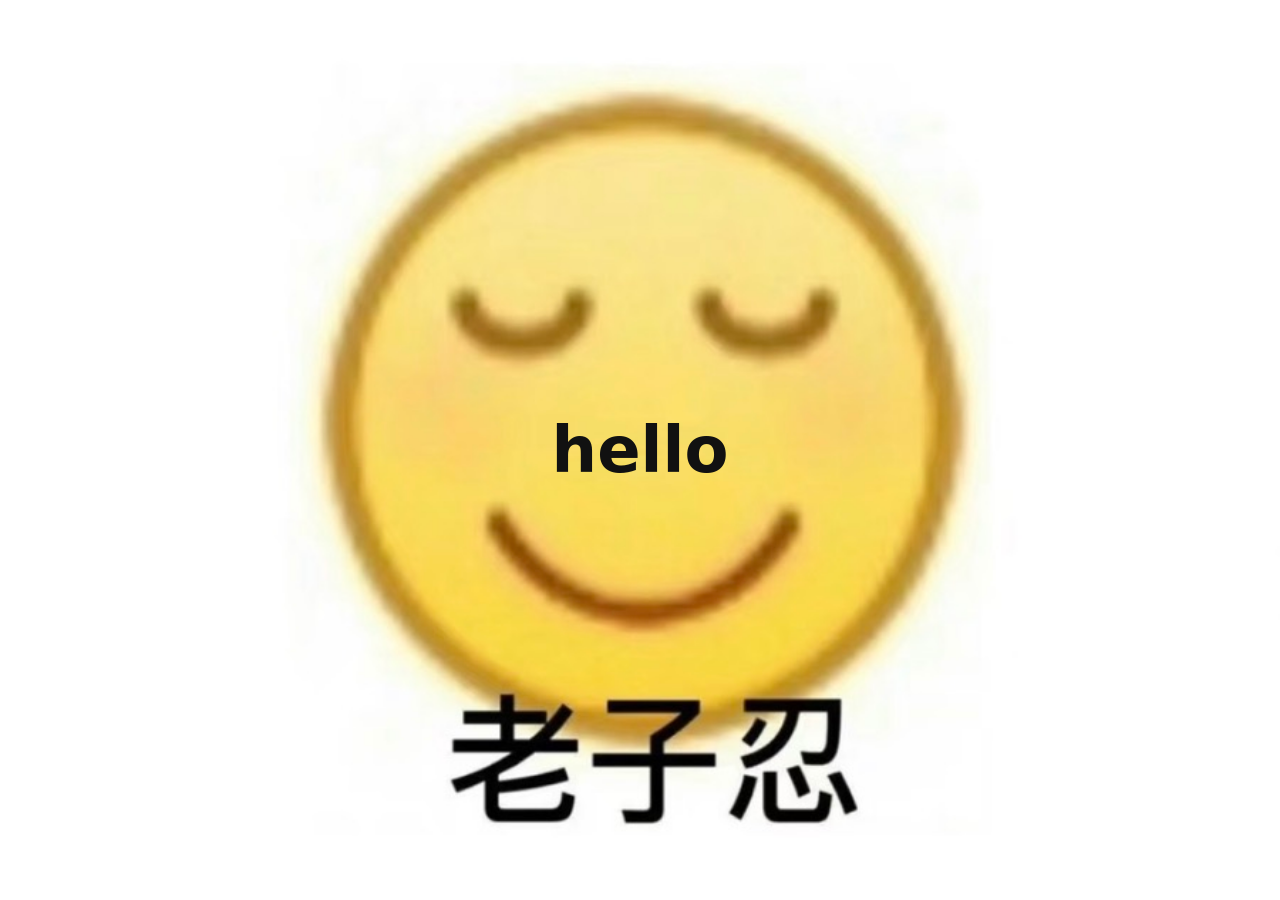
<file: index.html>
<!DOCTYPE html>
<html lang="en">
<head>
  <meta charset="UTF-8">
  <meta name="viewport" content="width=device-width, initial-scale=1.0">
  <title>Hello</title>
  <style>
    body {
      margin: 0;
      min-height: 100vh;
      display: flex;
      align-items: center;
      justify-content: center;
      font-family: system-ui, sans-serif;
      background-color: #ffffff;
      background-image: url("./E66AC116-1F0F-4AA5-99C5-CA43EFF0B7FB_1_105_c.jpeg");
      background-size: cover;
      background-position: center;
      background-repeat: no-repeat;
      color: #111111;
    }
    h1 {
      font-size: 4rem;
    }
  </style>
</head>
<body>
  <h1>hello</h1>
</body>
</html>
</file>
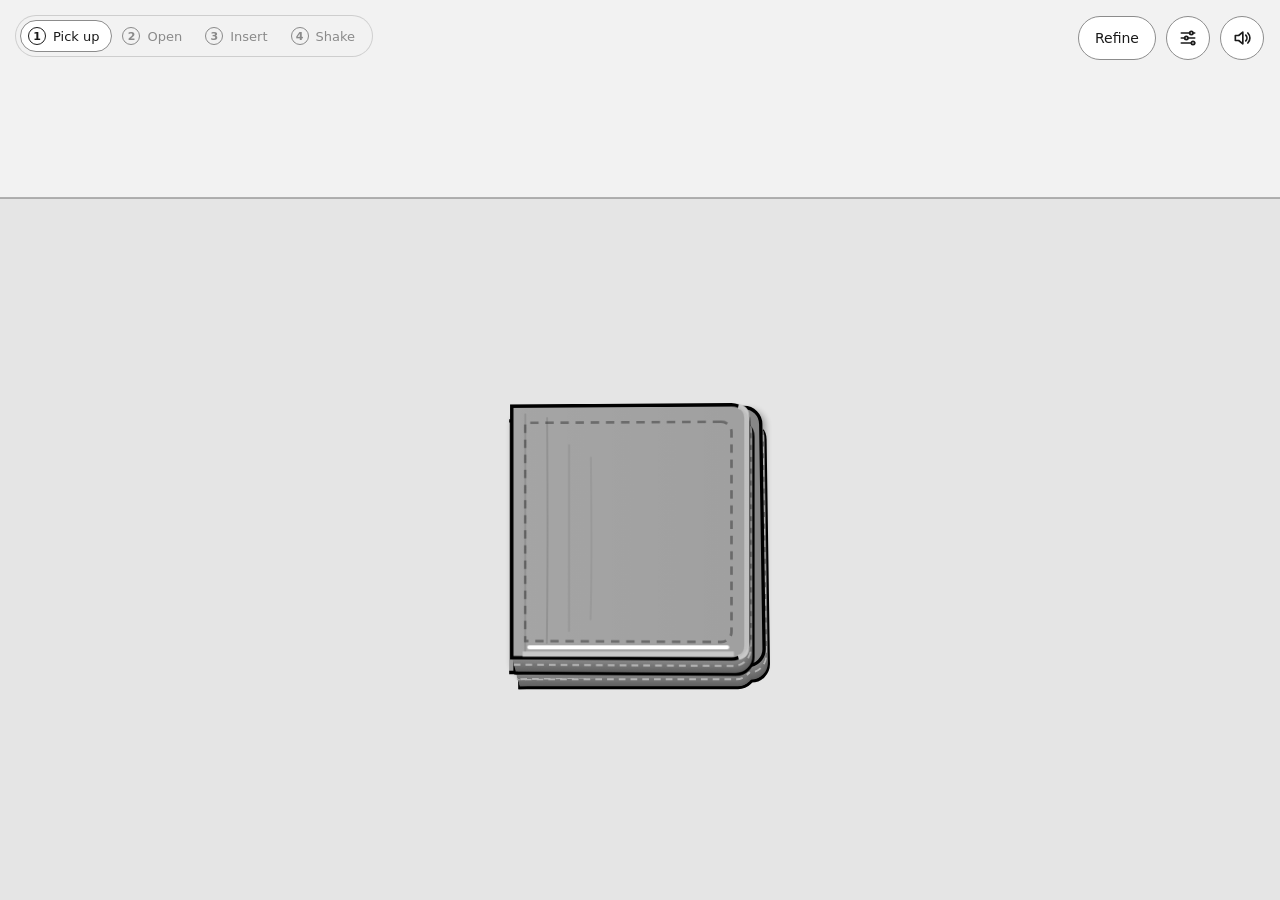
<file: docs/index.html>
<!DOCTYPE html>
<html lang="en">
<head>
<meta charset="utf-8">
<meta name="viewport" content="width=device-width, initial-scale=1, viewport-fit=cover">
<title>Wallet to Chips</title>
<meta name="description" content="A four-step interaction sequence: pick up a wallet, open it, insert a coin into a vending machine and shake loose the stuck chips.">
<link rel="stylesheet" href="css/style.css">
</head>
<body>

<!-- Shared art: the coin (from insert-the-coin), used by the wallet's coins and by the coin in hand -->
<svg class="defs" width="0" height="0" aria-hidden="true" focusable="false">
  <defs>
    <radialGradient id="c-face" cx="40%" cy="35%" r="70%"><stop offset="0%" stop-color="#f2f2f2"/><stop offset="55%" stop-color="#c4c4c4"/><stop offset="100%" stop-color="#8c8c8c"/></radialGradient>
    <linearGradient id="c-rim" x1="0" y1="0" x2="1" y2="1"><stop offset="0%" stop-color="#e6e6e6"/><stop offset="50%" stop-color="#a6a6a6"/><stop offset="100%" stop-color="#6e6e6e"/></linearGradient>
    <linearGradient id="c-inner" x1="1" y1="1" x2="0" y2="0"><stop offset="0%" stop-color="#d9d9d9"/><stop offset="100%" stop-color="#9a9a9a"/></linearGradient>
    <g id="coinArt" transform="translate(-200 -200)">
      <circle cx="200" cy="200" r="150" fill="url(#c-rim)" stroke="#000" stroke-width="4"/>
      <circle cx="200" cy="200" r="128" fill="url(#c-inner)" stroke="#555" stroke-width="1.5"/>
      <circle cx="200" cy="200" r="120" fill="url(#c-face)" stroke="#777" stroke-width="1"/>
      <circle cx="200" cy="200" r="70" fill="none" stroke="#9e9e9e" stroke-width="2" opacity="0.6"/>
      <ellipse cx="160" cy="150" rx="50" ry="28" fill="#ffffff" opacity="0.35" transform="rotate(-35 160 150)"/>
    </g>
  </defs>
</svg>

<div id="app" class="step-1">

  <!-- ============ WORLD: ground + vending machine. The camera is this SVG's viewBox. ============ -->
  <svg id="world" preserveAspectRatio="none" aria-hidden="false" aria-label="The ground, and a vending machine with a bag of chips stuck behind the glass">
    <defs>
      <g id="bagArt" transform="translate(-150,-200)"><g stroke="#000000" stroke-width="3" stroke-linejoin="round" stroke-linecap="round">
        <path d="M70,62 L64,90 L60,120 L57,150 L58,180 L55,210 L57,240 L60,270 L63,300 L70,338
                 L230,338 L237,300 L240,270 L243,240 L245,210 L242,180 L243,150 L240,120 L236,90 L230,62 Z"
              fill="#bdbdbd"/>
        <path d="M95,75 L88,140 L86,210 L90,280 L98,325 L112,325 L106,270 L103,210 L105,140 L110,75 Z"
              fill="#d9d9d9" stroke="none"/>
        <path d="M70,62 L70,44 L80,36 L90,44 L100,36 L110,44 L120,36 L130,44 L140,36 L150,44
                 L160,36 L170,44 L180,36 L190,44 L200,36 L210,44 L220,36 L230,44 L230,62 Z"
              fill="#9a9a9a"/>
        <line x1="74" y1="51" x2="226" y2="51" stroke-width="2"/>
        <line x1="74" y1="57" x2="226" y2="57" stroke-width="2"/>
        <path d="M70,338 L70,356 L80,364 L90,356 L100,364 L110,356 L120,364 L130,356 L140,364 L150,356
                 L160,364 L170,356 L180,364 L190,356 L200,364 L210,356 L220,364 L230,356 L230,338 Z"
              fill="#9a9a9a"/>
        <line x1="74" y1="343" x2="226" y2="343" stroke-width="2"/>
        <line x1="74" y1="349" x2="226" y2="349" stroke-width="2"/>
        <text x="150" y="218" text-anchor="middle" font-family="Arial Black, Arial, Helvetica, sans-serif"
              font-size="44" font-weight="900" fill="#4a4a4a" stroke="#000000" stroke-width="1.5">CHIPS</text>
        <g fill="none" stroke-width="2">
          <path d="M82,80 Q108,98 100,128"/>
          <path d="M218,82 Q200,100 210,122"/>
          <path d="M72,250 Q94,262 88,290"/>
          <path d="M226,270 Q204,288 214,318"/>
          <path d="M150,66 L146,90"/>
        </g>
      </g></g>
      <clipPath id="windowClip" clipPathUnits="userSpaceOnUse"><rect x="86.5" y="71.5" width="177" height="377"/></clipPath>
      <clipPath id="openingClip" clipPathUnits="userSpaceOnUse"><rect x="99.4" y="470.2" width="150.8" height="60.4"/></clipPath>
      <linearGradient id="vmPitchGrad" x1="0" y1="0" x2="0" y2="1"><stop offset="0" stop-color="#000" stop-opacity="1"/><stop offset="1" stop-color="#000" stop-opacity="0"/></linearGradient>
      <linearGradient id="sp-panel" x1="0" y1="0" x2="0" y2="1"><stop offset="0%" stop-color="#d4d4d4"/><stop offset="100%" stop-color="#a8a8a8"/></linearGradient>
      <linearGradient id="sp-plate" x1="0" y1="0" x2="0" y2="1"><stop offset="0%" stop-color="#e8e8e8"/><stop offset="100%" stop-color="#b5b5b5"/></linearGradient>
      <linearGradient id="sp-opening" x1="0" y1="0" x2="0" y2="1"><stop offset="0%" stop-color="#111111"/><stop offset="100%" stop-color="#3a3a3a"/></linearGradient>
    </defs>

    <rect id="groundFill" x="-6000" y="566" width="12000" height="6000"/>
    <ellipse id="vmFloorShadow" cx="200" cy="569" rx="150" ry="2" fill="#000" opacity="0"/>
    <line id="horizon" x1="-6000" y1="566" x2="6000" y2="566" stroke-width="1.5" vector-effect="non-scaling-stroke"/>

    <!-- Vending machine (from shake-the-vending-machine). Its coin slot is the insert-the-coin slot panel, scaled into place. -->
    <g id="machine" tabindex="-1" role="button" aria-label="Vending machine. Hold and move left and right to shake it, or up and down to tilt it forward and back. Arrow keys work too.">
      <rect class="focus-ring" x="48" y="18" width="304" height="560" rx="14" fill="none" stroke="var(--line)" stroke-width="2" stroke-dasharray="6 6"/>
      <g id="vmArt"><g stroke="#000000" stroke-width="3" stroke-linejoin="round">
        <rect x="80" y="548" width="40" height="18" fill="#555555"/>
        <rect x="280" y="548" width="40" height="18" fill="#555555"/>
        <rect x="60" y="30" width="280" height="520" rx="8" fill="#bdbdbd"/>
        <rect x="85" y="70" width="180" height="380" fill="#ececec"/>
        <rect x="95" y="96" width="40" height="44" fill="#808080"/>
        <rect x="155" y="96" width="40" height="44" fill="#a6a6a6"/>
        <rect x="215" y="96" width="40" height="44" fill="#5e5e5e"/>
        <rect x="85" y="140" width="180" height="6" fill="#4a4a4a"/>
        <rect x="95" y="172" width="40" height="44" fill="#a6a6a6"/>
        <rect x="155" y="172" width="40" height="44" fill="#5e5e5e"/>
        <rect x="215" y="172" width="40" height="44" fill="#808080"/>
        <rect x="85" y="216" width="180" height="6" fill="#4a4a4a"/>
        <rect x="95" y="248" width="40" height="44" fill="#5e5e5e"/>
        <rect x="155" y="248" width="40" height="44" fill="#808080"/>
        <rect x="215" y="248" width="40" height="44" fill="#a6a6a6"/>
        <rect x="85" y="292" width="180" height="6" fill="#4a4a4a"/>
        <rect x="95" y="324" width="40" height="44" fill="#808080"/>
        <rect x="155" y="324" width="40" height="44" fill="#a6a6a6"/>
        <rect x="215" y="324" width="40" height="44" fill="#5e5e5e"/>
        <rect x="85" y="368" width="180" height="6" fill="#4a4a4a"/>
        <rect x="95" y="400" width="40" height="44" fill="#a6a6a6"/>
        <rect x="155" y="400" width="40" height="44" fill="#5e5e5e"/>
        <rect x="215" y="400" width="40" height="44" fill="#808080"/>
        <rect x="280" y="70" width="45" height="380" fill="#9e9e9e"/>
        <rect x="287" y="82" width="31" height="18" fill="#555555"/>
        <g stroke-width="2" fill="#e0e0e0">
          <rect x="288" y="115" width="8" height="8"/>
          <rect x="299" y="115" width="8" height="8"/>
          <rect x="310" y="115" width="8" height="8"/>
          <rect x="288" y="126" width="8" height="8"/>
          <rect x="299" y="126" width="8" height="8"/>
          <rect x="310" y="126" width="8" height="8"/>
          <rect x="288" y="137" width="8" height="8"/>
          <rect x="299" y="137" width="8" height="8"/>
          <rect x="310" y="137" width="8" height="8"/>
          <rect x="288" y="148" width="8" height="8"/>
          <rect x="299" y="148" width="8" height="8"/>
          <rect x="310" y="148" width="8" height="8"/>
        </g>
        <rect x="289" y="222" width="27" height="6" fill="#333333"/>
        <rect x="292" y="400" width="21" height="30" fill="#707070"/>
        <rect x="85" y="470" width="180" height="55" fill="#8a8a8a"/>
        <line x1="140" y1="484" x2="210" y2="484" stroke-width="4" stroke-linecap="round"/>
      </g></g>

      <!-- Coin slot panel (insert-the-coin art, 240x260 units scaled to 39x42 machine units) -->
      <g id="slotPanel" transform="translate(302.5 193) scale(0.1625) translate(-200 -200)">
        <g id="slotDip">
          <rect x="80" y="70" width="240" height="260" rx="10" fill="url(#sp-panel)" stroke="#000" stroke-width="4"/>
          <rect id="slotPlate" x="160" y="120" width="80" height="160" rx="8" fill="url(#sp-plate)" stroke="#000" stroke-width="3"/>
          <rect id="slotOutline" x="168" y="128" width="64" height="144" rx="5" fill="none" stroke="#8a8a8a" stroke-width="1.5"/>
          <rect x="192" y="145" width="16" height="110" rx="8" fill="url(#sp-opening)" stroke="#000" stroke-width="3"/>
          <rect id="slotGlint" x="193.5" y="146.5" width="13" height="107" rx="6.5" fill="#ffffff" opacity="0"/>
          <line id="slotLip" x1="212" y1="153" x2="212" y2="247" stroke="#ffffff" stroke-width="2" opacity="0.6" stroke-linecap="round"/>
        </g>
      </g>

      <g clip-path="url(#windowClip)">
        <use id="bagStuck" href="#bagArt"/>
      </g>
      <g id="tray" transform="translate(58.8,430.8) scale(0.58)"><g stroke="#000000" stroke-width="3" stroke-linejoin="round" stroke-linecap="round">
        <rect x="40" y="40" width="320" height="160" rx="6" fill="#bdbdbd"/>
        <rect x="70" y="68" width="260" height="104" fill="#3a3a3a"/>
        <polygon points="70,172 330,172 312,146 88,146" fill="#6e6e6e"/>
        <line x1="70" y1="68" x2="88" y2="146" stroke-width="2"/>
        <line x1="330" y1="68" x2="312" y2="146" stroke-width="2"/>
      </g></g>
      <g clip-path="url(#openingClip)">
        <use id="bagTray" href="#bagArt" visibility="hidden"/>
      </g>
      <g id="trayFront" transform="translate(58.8,430.8) scale(0.58)"><g stroke="#000000" stroke-width="3" stroke-linejoin="round" stroke-linecap="round">
        <rect x="70" y="68" width="260" height="52" fill="#8f8f8f"/>
        <line x1="160" y1="108" x2="240" y2="108" stroke-width="4"/>
        <rect x="60" y="172" width="280" height="14" rx="3" fill="#9a9a9a"/>
      </g></g>
      <!-- forward/backward tilt shading (drawn over the cabinet face) -->
      <rect id="vmPitchShade" x="60" y="30" width="280" height="520" rx="8" fill="url(#vmPitchGrad)" opacity="0" pointer-events="none"/>
    </g>
  </svg>

  <!-- ============ WALLET (from open-the-wallet). Held in screen space: on the ground, then in hand. ============ -->
  <div id="walletPose">
    <div id="wShadow"></div>
    <div id="walletTilt" tabindex="0" role="button" aria-label="Wallet">
      <div id="wstage">
        <svg id="base" viewBox="0 0 400 260" aria-hidden="true">
          <defs>
            <clipPath id="rightHalf"><rect x="196" y="0" width="210" height="260"/></clipPath>
          </defs>
          <rect x="60" y="60" width="280" height="150" rx="10" ry="10" fill="#9a9a9a" stroke="#000" stroke-width="2" clip-path="url(#rightHalf)"/>
          <path id="flapShadow" d="M200 64 L338 60 L340 208 L200 208 Z" fill="#7a7a7a"/>
          <path d="M200 60 L336 52 A10 10 0 0 1 346 62 L348 196 A10 10 0 0 1 338 206 L200 210 Z"
                fill="#d6d6d6" stroke="#000" stroke-width="2" stroke-linejoin="round"/>
          <path d="M208 67 L332 60 A6 6 0 0 1 338 66 L340 192 A6 6 0 0 1 334 198 L208 201 Z"
                fill="none" stroke="#7a7a7a" stroke-width="1.5" stroke-dasharray="5 4" stroke-linejoin="round"/>

          <!-- The three coins, tucked into the right-hand pocket -->
          <g id="coins">
            <g class="wcoin" data-tilt="-14" aria-label="Coin" transform="translate(237 112) rotate(-14) scale(0.43 0.36)">
              <ellipse cx="5" cy="10" rx="62" ry="62" fill="#000" opacity="0.18"/>
              <g class="coin" style="animation-delay:.06s"><use href="#coinArt" transform="scale(0.4133)"/></g>
              <circle class="coinRing" r="80" fill="none" stroke-width="5" stroke-dasharray="14 12"/>
            </g>
            <g class="wcoin" data-tilt="11" aria-label="Coin" transform="translate(306 99) rotate(11) scale(0.41 0.39)">
              <ellipse cx="-4" cy="9" rx="62" ry="62" fill="#000" opacity="0.18"/>
              <g class="coin" style="animation-delay:.14s"><use href="#coinArt" transform="scale(0.4133)"/></g>
              <circle class="coinRing" r="80" fill="none" stroke-width="5" stroke-dasharray="14 12"/>
            </g>
            <g class="wcoin" data-tilt="-4" aria-label="Coin" transform="translate(268 116) rotate(-4) scale(0.45 0.42)">
              <ellipse cx="3" cy="10" rx="62" ry="62" fill="#000" opacity="0.2"/>
              <g class="coin" style="animation-delay:0s"><use href="#coinArt" transform="scale(0.4133)"/></g>
              <circle class="coinRing" r="80" fill="none" stroke-width="5" stroke-dasharray="14 12"/>
            </g>
          </g>

          <path d="M210 125 Q272 114 334 121 L336 194 L210 197 Z" fill="#c6c6c6" stroke="#000" stroke-width="1.5" stroke-linejoin="round"/>
          <path d="M210 158 Q272 148 335 154 L336 194 L210 197 Z" fill="#b6b6b6" stroke="#000" stroke-width="1.5" stroke-linejoin="round"/>

          <path id="innerShade" d="M200 60 L336 52 A10 10 0 0 1 346 62 L348 196 A10 10 0 0 1 338 206 L200 210 Z" fill="#000" opacity="0.35"/>

          <line x1="200" y1="60" x2="200" y2="210" stroke="#000" stroke-width="3"/>
          <path id="foldInner" d="M204 62 L204 208" fill="none" stroke="#8a8a8a" stroke-width="2"/>
        </svg>

        <div id="coverWrap">
          <div id="cover">
            <div class="face" id="inner">
              <svg viewBox="0 0 400 260" aria-hidden="true">
                <defs>
                  <linearGradient id="shadeIn" x1="200" y1="0" x2="60" y2="0" gradientUnits="userSpaceOnUse">
                    <stop offset="0" stop-color="#000" stop-opacity="0.15"/>
                    <stop offset="1" stop-color="#000" stop-opacity="0.75"/>
                  </linearGradient>
                </defs>
                <path class="hit" d="M70 60 H200 V210 H70 A10 10 0 0 1 60 200 V70 A10 10 0 0 1 70 60 Z"
                      fill="#c4c4c4" stroke="#000" stroke-width="2"/>
                <path d="M76 70 H192 V200 H76 A6 6 0 0 1 70 194 V76 A6 6 0 0 1 76 70 Z"
                      fill="none" stroke="#6e6e6e" stroke-width="1.5" stroke-dasharray="5 4"/>
                <path d="M78 110 Q134 100 190 110 V198 H78 Z" fill="#b8b8b8" stroke="#000" stroke-width="1.5"/>
                <path d="M78 135 Q134 125 190 135 V198 H78 Z" fill="#ababab" stroke="#000" stroke-width="1.5"/>
                <path d="M78 160 Q134 150 190 160 V198 H78 Z" fill="#9e9e9e" stroke="#000" stroke-width="1.5"/>
                <g id="creasesIn" fill="none" stroke="#000" stroke-linecap="round"></g>
                <path id="shadeInRect" d="M70 60 H200 V210 H70 A10 10 0 0 1 60 200 V70 A10 10 0 0 1 70 60 Z"
                      fill="url(#shadeIn)" opacity="0" pointer-events="none"/>
              </svg>
            </div>
            <div class="face" id="outer">
              <svg viewBox="0 0 400 260" aria-hidden="true">
                <defs>
                  <linearGradient id="shadeOut" x1="200" y1="0" x2="340" y2="0" gradientUnits="userSpaceOnUse">
                    <stop offset="0" stop-color="#000" stop-opacity="0.15"/>
                    <stop offset="1" stop-color="#000" stop-opacity="0.75"/>
                  </linearGradient>
                </defs>
                <g transform="translate(400 0) scale(-1 1)">
                  <path class="hit" d="M70 60 H200 V210 H70 A10 10 0 0 1 60 200 V70 A10 10 0 0 1 70 60 Z"
                        fill="#a6a6a6" stroke="#000" stroke-width="2"/>
                  <path d="M76 70 H192 V200 H76 A6 6 0 0 1 70 194 V76 A6 6 0 0 1 76 70 Z"
                        fill="none" stroke="#6e6e6e" stroke-width="1.5" stroke-dasharray="5 4"/>
                </g>
                <path d="M334 61 Q339 62 339 68 V202 Q339 208 334 209" fill="none" stroke="#c8c8c8" stroke-width="3" pointer-events="none"/>
                <path id="edgeGlow" d="M333 64 V206" fill="none" stroke="#ffffff" stroke-width="2.5" stroke-linecap="round" pointer-events="none"/>
                <g id="creasesOut" fill="none" stroke="#000" stroke-linecap="round"></g>
                <path id="shadeOutRect" d="M330 60 H200 V210 H330 A10 10 0 0 0 340 200 V70 A10 10 0 0 0 330 60 Z"
                      fill="url(#shadeOut)" opacity="0" pointer-events="none"/>
                <rect class="hit" x="300" y="56" width="50" height="158" fill="transparent"/>
              </svg>
            </div>
          </div>
        </div>

        <!-- Pick-up signifier + grab strip along the near (bottom) edge of the closed wallet -->
        <svg id="overlay" viewBox="0 0 400 260" aria-hidden="true">
          <path d="M204 199 H330" fill="none" stroke="#c8c8c8" stroke-width="3" pointer-events="none"/>
          <path id="pickGlow" d="M208 195 H326" fill="none" stroke="#ffffff" stroke-width="2.5" stroke-linecap="round"/>
          <rect id="pickHit" x="190" y="112" width="170" height="122" fill="transparent"/>
          <rect class="wring wring-closed" x="186" y="40" width="174" height="186" rx="12" fill="none" stroke-width="1.5" stroke-dasharray="6 6"/>
          <rect class="wring wring-open" x="48" y="40" width="312" height="186" rx="12" fill="none" stroke-width="1.5" stroke-dasharray="6 6"/>
        </svg>
      </div>
    </div>
  </div>

  <!-- ============ COIN IN HAND (from insert-the-coin) ============ -->
  <div id="coin" aria-hidden="true">
    <div class="face">
      <svg viewBox="-152 -152 304 304"><use href="#coinArt"/></svg>
    </div>
  </div>

  <!-- ============ UI ============ -->
  <ol id="progress" aria-label="Progress">
    <li data-step="1"><span class="n">1</span><span class="t">Pick up</span></li>
    <li data-step="2"><span class="n">2</span><span class="t">Open</span></li>
    <li data-step="3"><span class="n">3</span><span class="t">Insert</span></li>
    <li data-step="4"><span class="n">4</span><span class="t">Shake</span></li>
  </ol>

  <div class="controls">
    <button id="refineBtn" class="ctrl ctrl-wide" type="button" aria-expanded="false" aria-controls="refine">Refine</button>
    <button id="toolsBtn" class="ctrl" type="button" aria-label="Tools" aria-expanded="false" aria-controls="tools">
      <svg width="20" height="20" viewBox="0 0 24 24" fill="none" stroke="currentColor" stroke-width="2" stroke-linecap="round" stroke-linejoin="round" aria-hidden="true">
        <path d="M4 6h10"/><path d="M18 6h2"/><circle cx="16" cy="6" r="2"/>
        <path d="M4 12h4"/><path d="M12 12h8"/><circle cx="10" cy="12" r="2"/>
        <path d="M4 18h12"/><path d="M20 18h0"/><circle cx="18" cy="18" r="2"/>
      </svg>
    </button>
    <button id="sound" class="ctrl" type="button" aria-label="Mute sound" aria-pressed="false">
      <svg class="on" width="20" height="20" viewBox="0 0 24 24" fill="none" stroke="currentColor" stroke-width="2" stroke-linecap="round" stroke-linejoin="round" aria-hidden="true">
        <path d="M4 9v6h4l5 4V5L8 9H4z"/><path d="M16.5 8.5a5 5 0 0 1 0 7"/><path d="M19 6a8.5 8.5 0 0 1 0 12"/>
      </svg>
      <svg class="off" width="20" height="20" viewBox="0 0 24 24" fill="none" stroke="currentColor" stroke-width="2" stroke-linecap="round" stroke-linejoin="round" aria-hidden="true">
        <path d="M4 9v6h4l5 4V5L8 9H4z"/><path d="M17 9l5 6"/><path d="M22 9l-5 6"/>
      </svg>
    </button>
  </div>

  <!-- Tool panel: live design controls (does not touch the interactions) -->
  <div id="tools" class="tools" role="dialog" aria-label="Tools" hidden>
    <div class="tools-title">Tools</div>
    <div class="tools-row">
      <label for="bgColor">Background</label>
      <input type="color" id="bgColor" value="#f2f2f2">
      <output id="bgHex" for="bgColor">#F2F2F2</output>
    </div>
    <button id="bgReset" class="tools-reset" type="button">Reset to theme color</button>
  </div>

  <!-- Refinement panel: tunes the real wallet / machine / chips behaviour -->
  <div id="refine" class="tools refine" role="region" aria-label="Refinement panel" hidden>
    <div class="tools-title">Refinement</div>
    <div class="tools-field">
      <div class="tools-head"><label for="rfOpen">Wallet opening angle</label><output id="rfOpenOut" for="rfOpen">180°</output></div>
      <input type="range" id="rfOpen" min="0" max="180" step="1" value="180">
      <p id="rfOpenNote" class="tools-note" hidden>Below 90° the cover stays partly over the coins.</p>
    </div>
    <div class="tools-field">
      <div class="tools-head"><label for="rfShake">Machine shake amount</label><output id="rfShakeOut" for="rfShake">16 px</output></div>
      <input type="range" id="rfShake" min="0" max="30" step="1" value="16">
    </div>
    <div class="tools-field">
      <div class="tools-head"><label for="rfFall">Chip falling speed</label><output id="rfFallOut" for="rfFall">5</output></div>
      <input type="range" id="rfFall" min="1" max="10" step="1" value="5">
    </div>
    <div class="tools-field">
      <div class="tools-head"><label for="rfSide">Side tilt intensity</label><output id="rfSideOut" for="rfSide">100%</output></div>
      <input type="range" id="rfSide" min="25" max="200" step="5" value="100">
    </div>
    <div class="tools-field">
      <div class="tools-head"><label for="rfPitch">Forward/back tilt intensity</label><output id="rfPitchOut" for="rfPitch">100%</output></div>
      <input type="range" id="rfPitch" min="0" max="200" step="5" value="100">
    </div>
    <button id="rfReset" class="tools-reset" type="button">Reset to defaults</button>
  </div>

  <button id="again" type="button" tabindex="-1">
    <svg width="18" height="18" viewBox="0 0 24 24" fill="none" stroke="currentColor" stroke-width="2.2" stroke-linecap="round" stroke-linejoin="round" aria-hidden="true">
      <path d="M3 12a9 9 0 1 0 3-6.7"/><path d="M3 4v5h5"/>
    </svg>
    <span>Again</span>
  </button>

  <div id="live" class="sr-only" aria-live="polite"></div>
</div>

<script src="js/sound.js"></script>
<script src="js/world.js"></script>
<script src="js/wallet.js"></script>
<script src="js/coin.js"></script>
<script src="js/machine.js"></script>
<script src="js/sequence.js"></script>
<script src="js/tools.js"></script>
<script src="js/refine.js"></script>
</body>
</html>
</file>
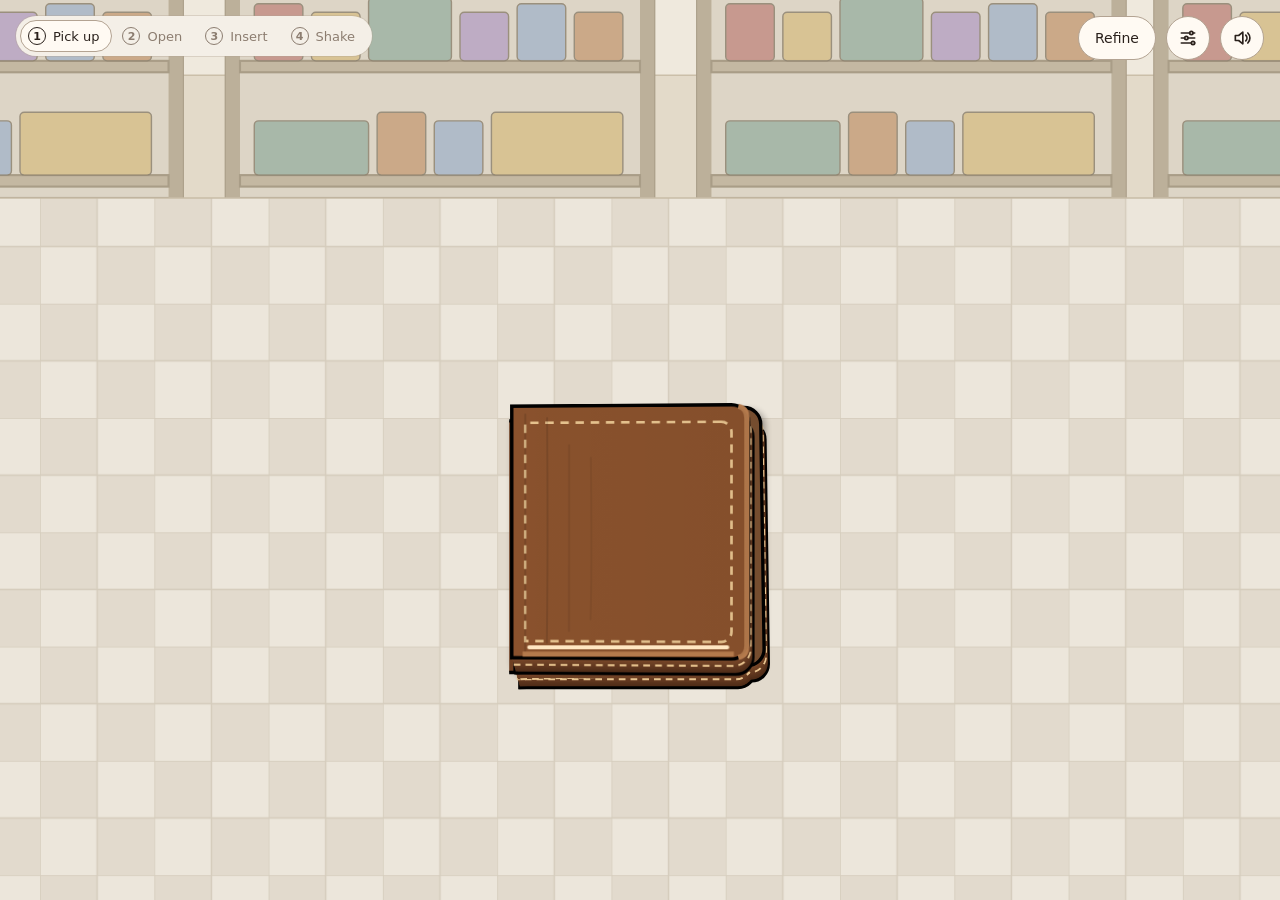
<file: docs/color/index.html>
<!DOCTYPE html>
<html lang="en">
<head>
<meta charset="utf-8">
<meta name="viewport" content="width=device-width, initial-scale=1, viewport-fit=cover">
<title>Wallet to Chips in Color</title>
<meta name="description" content="Color version of a four-step interaction sequence: pick up a wallet, open it, insert a coin into a vending machine and shake loose the stuck chips.">
<link rel="stylesheet" href="css/style.css">
</head>
<body>

<!-- Shared art: the coin (from insert-the-coin), used by the wallet's coins and by the coin in hand -->
<svg class="defs" width="0" height="0" aria-hidden="true" focusable="false">
  <defs>
    <radialGradient id="c-face" cx="40%" cy="35%" r="70%"><stop offset="0%" stop-color="#fff1bd"/><stop offset="55%" stop-color="#e2b64c"/><stop offset="100%" stop-color="#a7781c"/></radialGradient>
    <linearGradient id="c-rim" x1="0" y1="0" x2="1" y2="1"><stop offset="0%" stop-color="#f7dc88"/><stop offset="50%" stop-color="#c9962e"/><stop offset="100%" stop-color="#8a5e12"/></linearGradient>
    <linearGradient id="c-inner" x1="1" y1="1" x2="0" y2="0"><stop offset="0%" stop-color="#ecc666"/><stop offset="100%" stop-color="#b38224"/></linearGradient>
    <g id="coinArt" transform="translate(-200 -200)">
      <circle cx="200" cy="200" r="150" fill="url(#c-rim)" stroke="#000" stroke-width="4"/>
      <circle cx="200" cy="200" r="128" fill="url(#c-inner)" stroke="#7a5410" stroke-width="1.5"/>
      <circle cx="200" cy="200" r="120" fill="url(#c-face)" stroke="#946a1c" stroke-width="1"/>
      <circle cx="200" cy="200" r="70" fill="none" stroke="#c99b3c" stroke-width="2" opacity="0.6"/>
      <ellipse cx="160" cy="150" rx="50" ry="28" fill="#ffffff" opacity="0.35" transform="rotate(-35 160 150)"/>
    </g>
  </defs>
</svg>

<div id="app" class="step-1">

  <!-- ============ WORLD: ground + vending machine. The camera is this SVG's viewBox. ============ -->
  <svg id="world" preserveAspectRatio="none" aria-hidden="false" aria-label="The ground, and a vending machine with a bag of chips stuck behind the glass">
    <defs>
      <g id="bagArt" transform="translate(-150,-200)"><g stroke="#000000" stroke-width="3" stroke-linejoin="round" stroke-linecap="round">
        <path d="M70,62 L64,90 L60,120 L57,150 L58,180 L55,210 L57,240 L60,270 L63,300 L70,338
                 L230,338 L237,300 L240,270 L243,240 L245,210 L242,180 L243,150 L240,120 L236,90 L230,62 Z"
              fill="#f4ad3d"/>
        <path d="M95,75 L88,140 L86,210 L90,280 L98,325 L112,325 L106,270 L103,210 L105,140 L110,75 Z"
              fill="#ffd66e" stroke="none"/>
        <path d="M70,62 L70,44 L80,36 L90,44 L100,36 L110,44 L120,36 L130,44 L140,36 L150,44
                 L160,36 L170,44 L180,36 L190,44 L200,36 L210,44 L220,36 L230,44 L230,62 Z"
              fill="#e2742a"/>
        <line x1="74" y1="51" x2="226" y2="51" stroke-width="2"/>
        <line x1="74" y1="57" x2="226" y2="57" stroke-width="2"/>
        <path d="M70,338 L70,356 L80,364 L90,356 L100,364 L110,356 L120,364 L130,356 L140,364 L150,356
                 L160,364 L170,356 L180,364 L190,356 L200,364 L210,356 L220,364 L230,356 L230,338 Z"
              fill="#e2742a"/>
        <line x1="74" y1="343" x2="226" y2="343" stroke-width="2"/>
        <line x1="74" y1="349" x2="226" y2="349" stroke-width="2"/>
        <text x="150" y="218" text-anchor="middle" font-family="Arial Black, Arial, Helvetica, sans-serif"
              font-size="44" font-weight="900" fill="#b8461b" stroke="#000000" stroke-width="1.5">CHIPS</text>
        <g fill="none" stroke-width="2">
          <path d="M82,80 Q108,98 100,128"/>
          <path d="M218,82 Q200,100 210,122"/>
          <path d="M72,250 Q94,262 88,290"/>
          <path d="M226,270 Q204,288 214,318"/>
          <path d="M150,66 L146,90"/>
        </g>
      </g></g>
      <clipPath id="windowClip" clipPathUnits="userSpaceOnUse"><rect x="86.5" y="71.5" width="177" height="377"/></clipPath>
      <clipPath id="openingClip" clipPathUnits="userSpaceOnUse"><rect x="99.4" y="470.2" width="150.8" height="60.4"/></clipPath>
      <linearGradient id="vmPitchGrad" x1="0" y1="0" x2="0" y2="1"><stop offset="0" stop-color="#000" stop-opacity="1"/><stop offset="1" stop-color="#000" stop-opacity="0"/></linearGradient>
            <!-- ===== Environment art (colour version) ===== -->
      <pattern id="envTiles" width="80" height="80" patternUnits="userSpaceOnUse">
        <rect width="80" height="80" fill="#ece6db"/><rect width="40" height="40" fill="#e2dacd"/><rect x="40" y="40" width="40" height="40" fill="#e2dacd"/>
        <path d="M0 0H80M0 40H80M0 0V80M40 0V80" stroke="#d5ccbc" stroke-width="1" fill="none"/>
      </pattern>
      <pattern id="envBricks" width="64" height="32" patternUnits="userSpaceOnUse">
        <rect width="64" height="32" fill="#c89a81"/>
        <path d="M0 0H64M0 16H64M16 0V16M48 16V32" stroke="#b8876f" stroke-width="2" fill="none"/>
      </pattern>
      <pattern id="envSidewalk" width="120" height="90" patternUnits="userSpaceOnUse">
        <rect width="120" height="90" fill="#d9d4ca"/><path d="M0 0H120M0 0V90" stroke="#c3bdb1" stroke-width="2" fill="none"/>
      </pattern>
      <pattern id="envAwning" width="40" height="10" patternUnits="userSpaceOnUse">
        <rect width="20" height="10" fill="#3f6f63"/><rect x="20" width="20" height="10" fill="#efe6d2"/>
      </pattern>
      <pattern id="envPaving" width="90" height="90" patternUnits="userSpaceOnUse">
        <rect width="90" height="90" fill="#2d2427"/><path d="M0 0H90M0 0V90" stroke="#3a2e32" stroke-width="2" fill="none"/>
      </pattern>
      <linearGradient id="envStreetSky" x1="0" y1="0" x2="0" y2="1"><stop offset="0" stop-color="#bcd5e0"/><stop offset="1" stop-color="#eef0ea"/></linearGradient>
      <linearGradient id="envDusk" x1="0" y1="0" x2="0" y2="1"><stop offset="0" stop-color="#211b31"/><stop offset="1" stop-color="#55304a"/></linearGradient>
      <linearGradient id="envLobby" x1="0" y1="0" x2="0" y2="1"><stop offset="0" stop-color="#ffe2a8"/><stop offset="1" stop-color="#e59d58"/></linearGradient>
      <radialGradient id="envWarmGlow"><stop offset="0" stop-color="#ffc977" stop-opacity=".5"/><stop offset=".6" stop-color="#ffb35c" stop-opacity=".16"/><stop offset="1" stop-color="#ffb35c" stop-opacity="0"/></radialGradient>
      <radialGradient id="envBulbGlow"><stop offset="0" stop-color="#ffe7a6" stop-opacity=".9"/><stop offset="1" stop-color="#ffcf73" stop-opacity="0"/></radialGradient>

      <!-- supermarket shelf unit: 300 x 330, bottom on the floor -->
      <g id="envShelf">
        <rect x="0" y="0" width="300" height="330" fill="#ddd5c6" stroke="#a99d87" stroke-width="1.5"/>
        <rect x="0" y="0" width="10" height="330" fill="#bcb09a"/><rect x="290" y="0" width="10" height="330" fill="#bcb09a"/>
        <g fill="#c4b8a2" stroke="#a99d87" stroke-width="1.5">
          <rect x="10" y="74" width="280" height="8"/><rect x="10" y="154" width="280" height="8"/><rect x="10" y="234" width="280" height="8"/><rect x="10" y="314" width="280" height="8"/>
        </g>
        <g opacity=".85" stroke="#8f8471" stroke-width="1">
          <rect x="20" y="34" width="34" height="40" rx="3" fill="#c9a27e"/><rect x="60" y="40" width="34" height="34" rx="3" fill="#9fb4a4"/><rect x="100" y="30" width="34" height="44" rx="3" fill="#c48f86"/><rect x="140" y="40" width="34" height="34" rx="3" fill="#a9b7c9"/><rect x="180" y="34" width="34" height="40" rx="3" fill="#d8c08c"/><rect x="220" y="40" width="58" height="34" rx="3" fill="#b9a6c4"/>
          <rect x="20" y="118" width="58" height="36" rx="3" fill="#a9b7c9"/><rect x="84" y="110" width="34" height="44" rx="3" fill="#d8c08c"/><rect x="124" y="118" width="34" height="36" rx="3" fill="#9fb4a4"/><rect x="164" y="112" width="34" height="42" rx="3" fill="#c9a27e"/><rect x="204" y="118" width="74" height="36" rx="3" fill="#c48f86"/>
          <rect x="20" y="194" width="34" height="40" rx="3" fill="#c48f86"/><rect x="60" y="200" width="34" height="34" rx="3" fill="#d8c08c"/><rect x="100" y="190" width="58" height="44" rx="3" fill="#9fb4a4"/><rect x="164" y="200" width="34" height="34" rx="3" fill="#b9a6c4"/><rect x="204" y="194" width="34" height="40" rx="3" fill="#a9b7c9"/><rect x="244" y="200" width="34" height="34" rx="3" fill="#c9a27e"/>
          <rect x="20" y="276" width="80" height="38" rx="3" fill="#9fb4a4"/><rect x="106" y="270" width="34" height="44" rx="3" fill="#c9a27e"/><rect x="146" y="276" width="34" height="38" rx="3" fill="#a9b7c9"/><rect x="186" y="270" width="92" height="44" rx="3" fill="#d8c08c"/>
        </g>
      </g>

      <!-- street shopfront: 300 wide, awning + window, bottom of window at y 470 -->
      <g id="envShop">
        <rect x="10" y="140" width="280" height="300" fill="#b38772" opacity=".35"/>
        <rect x="70" y="146" width="160" height="34" rx="3" fill="#2f4d45" stroke="#22382f" stroke-width="1.5"/>
        <text x="150" y="170" text-anchor="middle" font-family="Georgia, 'Times New Roman', serif" font-size="20" font-weight="700" fill="#f2e7cf" letter-spacing="2">CAFÉ</text>
        <path d="M0 190 H300 L288 240 H12 Z" fill="url(#envAwning)" stroke="#2f4d45" stroke-width="1.5"/>
        <path d="M12 240 Q27 252 42 240 Q57 252 72 240 Q87 252 102 240 Q117 252 132 240 Q147 252 162 240 Q177 252 192 240 Q207 252 222 240 Q237 252 252 240 Q267 252 288 240" fill="#3f6f63" stroke="#2f4d45" stroke-width="1.2"/>
        <rect x="24" y="262" width="252" height="208" fill="#a9c3c9" stroke="#5e4b40" stroke-width="6"/>
        <path d="M150 262 V470" stroke="#5e4b40" stroke-width="5"/>
        <path d="M40 300 L90 270 M40 340 L120 290 M170 300 L220 270" stroke="#ffffff" stroke-width="5" opacity=".35"/>
        <rect x="14" y="470" width="272" height="14" fill="#8a6b5b"/>
      </g>

      <!-- cinema poster light-box: 120 x 180 -->
      <g id="envPosterA">
        <rect x="0" y="0" width="120" height="180" rx="4" fill="#c9a45c" stroke="#6e5426" stroke-width="1.5"/>
        <rect x="7" y="7" width="106" height="166" fill="#2e4a6b"/>
        <circle cx="80" cy="50" r="22" fill="#f2d48a"/>
        <path d="M7 120 L40 84 L62 106 L88 76 L113 104 V173 H7 Z" fill="#1d2e45"/>
        <rect x="7" y="140" width="106" height="33" fill="#13202f"/>
        <text x="60" y="161" text-anchor="middle" font-family="Arial, Helvetica, sans-serif" font-size="11" font-weight="800" fill="#f2d48a" letter-spacing="1">THE LAST COIN</text>
      </g>
      <g id="envPosterB">
        <rect x="0" y="0" width="120" height="180" rx="4" fill="#c9a45c" stroke="#6e5426" stroke-width="1.5"/>
        <rect x="7" y="7" width="106" height="166" fill="#8e2f3a"/>
        <path d="M7 120 L113 40 V80 L7 160 Z" fill="#f4b25c"/>
        <circle cx="44" cy="58" r="16" fill="#2b1f22"/>
        <text x="60" y="161" text-anchor="middle" font-family="Arial, Helvetica, sans-serif" font-size="12" font-weight="800" fill="#fff1d6" letter-spacing="1">NIGHT SHIFT</text>
      </g>
      <g id="envPosterC">
        <rect x="0" y="0" width="120" height="180" rx="4" fill="#c9a45c" stroke="#6e5426" stroke-width="1.5"/>
        <rect x="7" y="7" width="106" height="166" fill="#2f5a4e"/>
        <g fill="#fff3c9"><circle cx="24" cy="30" r="2"/><circle cx="90" cy="22" r="2.5"/><circle cx="60" cy="44" r="1.8"/><circle cx="100" cy="60" r="2"/><circle cx="30" cy="70" r="1.6"/></g>
        <path d="M34 128 L44 84 H76 L86 128 Z" fill="#fff1d6" stroke="#c94a3e" stroke-width="2"/>
        <g fill="#fff8e6"><circle cx="50" cy="82" r="9"/><circle cx="62" cy="76" r="10"/><circle cx="74" cy="82" r="9"/></g>
        <text x="60" y="161" text-anchor="middle" font-family="Arial, Helvetica, sans-serif" font-size="12" font-weight="800" fill="#fff1d6" letter-spacing="2">POPCORN</text>
      </g>
      <!-- brass stanchion + rope span (150 wide), floor at y 566 -->
      <g id="envStanchion">
        <rect x="-4" y="486" width="8" height="74" fill="#c9a45c" stroke="#6e5426" stroke-width="1.2"/>
        <circle cx="0" cy="484" r="7" fill="#e2c27a" stroke="#6e5426" stroke-width="1.2"/>
        <ellipse cx="0" cy="562" rx="18" ry="5" fill="#a8843f" stroke="#6e5426" stroke-width="1.2"/>
        <path d="M6 490 Q75 528 144 490" fill="none" stroke="#9e2633" stroke-width="5" stroke-linecap="round"/>
      </g>
      <linearGradient id="sp-panel" x1="0" y1="0" x2="0" y2="1"><stop offset="0%" stop-color="#f3e8d2"/><stop offset="100%" stop-color="#cdb994"/></linearGradient>
      <linearGradient id="sp-plate" x1="0" y1="0" x2="0" y2="1"><stop offset="0%" stop-color="#fbf3e2"/><stop offset="100%" stop-color="#dcc9a6"/></linearGradient>
      <linearGradient id="sp-opening" x1="0" y1="0" x2="0" y2="1"><stop offset="0%" stop-color="#111111"/><stop offset="100%" stop-color="#3a3a3a"/></linearGradient>
    </defs>

    <rect id="groundFill" x="-6000" y="566" width="12000" height="6000"/>
    <!-- ===== Environments (colour version): backdrops behind the machine; never take input ===== -->
    <g id="envs" pointer-events="none">

      <!-- 1. Supermarket: bright aisle -->
      <g id="env-supermarket" class="env">
        <rect x="-6000" y="-3000" width="12000" height="3566" style="fill: var(--env-bg, #efe9dd)"/>
        <rect x="-6000" y="480" width="12000" height="86" fill="#e3dac9"/>
        <path d="M-6000 480 H6000" stroke="#cbbfa9" stroke-width="1.5"/>
        <g fill="#fffaf0" stroke="#d6ccb9" stroke-width="1.5">
          <rect x="-1220" y="-12" width="260" height="14" rx="7"/><rect x="-840" y="-12" width="260" height="14" rx="7"/>
          <rect x="-460" y="-12" width="260" height="14" rx="7"/><rect x="420" y="-12" width="260" height="14" rx="7"/>
        </g>
        <use href="#envShelf" x="-1320" y="236"/><use href="#envShelf" x="-990" y="236"/>
        <use href="#envShelf" x="-660" y="236"/><use href="#envShelf" x="-340" y="236"/>
        <use href="#envShelf" x="390" y="236"/><use href="#envShelf" x="720" y="236"/>
        <g stroke="#9d927f" stroke-width="1.2"><path d="M-280 -400 V120 M-100 -400 V120 M480 -400 V138 M600 -400 V138"/></g>
        <rect x="-310" y="120" width="240" height="46" rx="6" fill="#4f7a6a" stroke="#3a5c50" stroke-width="1.5"/>
        <text x="-190" y="150" text-anchor="middle" font-family="Arial, Helvetica, sans-serif" font-size="17" font-weight="700" fill="#f4ecd8" letter-spacing="2">SNACKS &amp; DRINKS</text>
        <rect x="460" y="138" width="160" height="40" rx="6" fill="#c46a4a" stroke="#9c4f35" stroke-width="1.5"/>
        <text x="540" y="164" text-anchor="middle" font-family="Arial, Helvetica, sans-serif" font-size="16" font-weight="700" fill="#fff4e6" letter-spacing="2">AISLE 4</text>
        <rect x="-6000" y="566" width="12000" height="6000" fill="url(#envTiles)"/>
      </g>

      <!-- 2. Street: brick wall, café front, lamp post, sidewalk -->
      <g id="env-street" class="env">
        <rect x="-6000" y="-3000" width="12000" height="3566" style="fill: var(--env-bg, url(#envStreetSky))"/>
        <g fill="#cbd8dc"><rect x="-1400" y="-260" width="220" height="330"/><rect x="-1150" y="-180" width="160" height="250"/><rect x="-600" y="-320" width="240" height="390"/><rect x="560" y="-240" width="200" height="310"/><rect x="800" y="-160" width="260" height="230"/></g>
        <rect x="-6000" y="60" width="12000" height="506" fill="url(#envBricks)"/>
        <rect x="-6000" y="48" width="12000" height="14" fill="#a97b65"/>
        <use href="#envShop" x="-340" y="0"/><use href="#envShop" x="-1040" y="0"/>
        <rect x="575" y="292" width="150" height="274" fill="#46675c" stroke="#2f453e" stroke-width="2"/>
        <rect x="598" y="316" width="104" height="90" fill="#a9c3c9" stroke="#2f453e" stroke-width="2"/>
        <circle cx="705" cy="440" r="5" fill="#e2c27a"/>
        <rect x="565" y="556" width="170" height="10" fill="#b3aca0"/>
        <rect x="447" y="70" width="10" height="496" fill="#3d4246"/>
        <rect x="439" y="548" width="26" height="18" rx="3" fill="#3d4246"/>
        <path d="M434 74 H470 L462 54 H442 Z" fill="#3d4246"/><rect x="440" y="74" width="24" height="14" rx="3" fill="#ffe6a8" stroke="#3d4246" stroke-width="1.5"/>
        <rect x="-6000" y="566" width="12000" height="6000" fill="url(#envSidewalk)"/>
      </g>

      <!-- 3. Cinema Entrance: evening, marquee, posters, glowing doors -->
      <g id="env-cinema" class="env">
        <rect x="-6000" y="-3000" width="12000" height="3566" style="fill: var(--env-bg, url(#envDusk))"/>
        <rect x="-6000" y="30" width="12000" height="536" fill="#3a2a2f"/>
        <rect x="-6000" y="20" width="12000" height="16" fill="#4d383e"/>
        <g stroke="#46343a" stroke-width="1.5"><path d="M-1320 36 V566 M-1080 36 V566 M-840 36 V566 M-600 36 V566 M-360 36 V566 M880 36 V566 M1120 36 V566"/></g>
        <ellipse cx="200" cy="330" rx="360" ry="360" fill="url(#envWarmGlow)"/>
        <!-- wall sconces -->
        <g><ellipse cx="-185" cy="215" rx="60" ry="60" fill="url(#envBulbGlow)" opacity=".55"/><path d="M-197 210 H-173 L-179 222 H-191 Z" fill="#c9a45c"/>
           <ellipse cx="-635" cy="215" rx="60" ry="60" fill="url(#envBulbGlow)" opacity=".55"/><path d="M-647 210 H-623 L-629 222 H-641 Z" fill="#c9a45c"/>
           <ellipse cx="-1085" cy="215" rx="60" ry="60" fill="url(#envBulbGlow)" opacity=".55"/><path d="M-1097 210 H-1073 L-1079 222 H-1091 Z" fill="#c9a45c"/></g>
        <!-- posters -->
        <use href="#envPosterA" x="-110" y="250"/><use href="#envPosterB" x="-260" y="250"/>
        <use href="#envPosterC" x="-560" y="250"/><use href="#envPosterA" x="-710" y="250"/>
        <use href="#envPosterB" x="-1010" y="250"/><use href="#envPosterC" x="-1160" y="250"/>
        <!-- velvet rope line -->
        <use href="#envStanchion" x="-1300"/><use href="#envStanchion" x="-1150"/><use href="#envStanchion" x="-1000"/>
        <use href="#envStanchion" x="-850"/><use href="#envStanchion" x="-700"/><use href="#envStanchion" x="-550"/>
        <g transform="translate(-400 0)"><rect x="-4" y="486" width="8" height="74" fill="#c9a45c" stroke="#6e5426" stroke-width="1.2"/><circle cx="0" cy="484" r="7" fill="#e2c27a" stroke="#6e5426" stroke-width="1.2"/><ellipse cx="0" cy="562" rx="18" ry="5" fill="#a8843f" stroke="#6e5426" stroke-width="1.2"/></g>
        <!-- entrance doors with warm lobby light -->
        <ellipse cx="590" cy="380" rx="300" ry="260" fill="url(#envWarmGlow)" opacity=".8"/>
        <rect x="396" y="206" width="388" height="360" fill="#2a1e22"/>
        <g stroke="#c9a45c" stroke-width="3">
          <rect x="406" y="216" width="88" height="350" fill="url(#envLobby)"/><rect x="498" y="216" width="88" height="350" fill="url(#envLobby)"/>
          <rect x="594" y="216" width="88" height="350" fill="url(#envLobby)"/><rect x="686" y="216" width="88" height="350" fill="url(#envLobby)"/>
        </g>
        <g fill="#f3d27a" stroke="#6e5426" stroke-width="1"><rect x="482" y="360" width="6" height="64" rx="3"/><rect x="504" y="360" width="6" height="64" rx="3"/><rect x="670" y="360" width="6" height="64" rx="3"/><rect x="692" y="360" width="6" height="64" rx="3"/></g>
        <g fill="#ffffff" opacity=".18"><path d="M420 236 L470 236 L430 330 Z"/><path d="M608 236 L658 236 L618 330 Z"/></g>
        <!-- marquee -->
        <text x="590" y="24" text-anchor="middle" font-family="Georgia, 'Times New Roman', serif" font-size="28" font-weight="700" fill="#ffd47e" stroke="#ffb347" stroke-width=".6" letter-spacing="10">CINEMA</text>
        <rect x="372" y="40" width="436" height="148" rx="8" fill="#c9a45c" stroke="#6e5426" stroke-width="2"/>
        <rect x="392" y="62" width="396" height="104" rx="3" fill="#f6ecd6"/>
        <g fill="#ffe3a1" stroke="#b5862f" stroke-width=".8">
          <circle cx="388" cy="51" r="4"/><circle cx="410" cy="51" r="4"/><circle cx="432" cy="51" r="4"/><circle cx="454" cy="51" r="4"/><circle cx="476" cy="51" r="4"/><circle cx="498" cy="51" r="4"/><circle cx="520" cy="51" r="4"/><circle cx="542" cy="51" r="4"/><circle cx="564" cy="51" r="4"/><circle cx="586" cy="51" r="4"/><circle cx="608" cy="51" r="4"/><circle cx="630" cy="51" r="4"/><circle cx="652" cy="51" r="4"/><circle cx="674" cy="51" r="4"/><circle cx="696" cy="51" r="4"/><circle cx="718" cy="51" r="4"/><circle cx="740" cy="51" r="4"/><circle cx="762" cy="51" r="4"/><circle cx="784" cy="51" r="4"/>
          <circle cx="388" cy="177" r="4"/><circle cx="410" cy="177" r="4"/><circle cx="432" cy="177" r="4"/><circle cx="454" cy="177" r="4"/><circle cx="476" cy="177" r="4"/><circle cx="498" cy="177" r="4"/><circle cx="520" cy="177" r="4"/><circle cx="542" cy="177" r="4"/><circle cx="564" cy="177" r="4"/><circle cx="586" cy="177" r="4"/><circle cx="608" cy="177" r="4"/><circle cx="630" cy="177" r="4"/><circle cx="652" cy="177" r="4"/><circle cx="674" cy="177" r="4"/><circle cx="696" cy="177" r="4"/><circle cx="718" cy="177" r="4"/><circle cx="740" cy="177" r="4"/><circle cx="762" cy="177" r="4"/><circle cx="784" cy="177" r="4"/>
          <circle cx="382" cy="80" r="4"/><circle cx="382" cy="102" r="4"/><circle cx="382" cy="124" r="4"/><circle cx="382" cy="146" r="4"/>
          <circle cx="798" cy="80" r="4"/><circle cx="798" cy="102" r="4"/><circle cx="798" cy="124" r="4"/><circle cx="798" cy="146" r="4"/>
        </g>
        <text x="590" y="86" text-anchor="middle" font-family="Arial, Helvetica, sans-serif" font-size="13" font-weight="700" fill="#8e2430" letter-spacing="4">NOW SHOWING</text>
        <text x="590" y="124" text-anchor="middle" font-family="Arial Black, Arial, Helvetica, sans-serif" font-size="30" font-weight="900" fill="#2b1f22" letter-spacing="1">THE LAST COIN</text>
        <text x="590" y="152" text-anchor="middle" font-family="Arial, Helvetica, sans-serif" font-size="14" font-weight="700" fill="#6b5a4a" letter-spacing="3">7:30 · 9:45</text>
        <!-- ground: dark paving, red carpet from the doors, warm light pools -->
        <rect x="-6000" y="566" width="12000" height="6000" fill="url(#envPaving)"/>
        <rect x="430" y="566" width="320" height="6000" fill="#8e2430"/>
        <path d="M438 566 V6566 M742 566 V6566" stroke="#c9a45c" stroke-width="3"/>
        <ellipse cx="590" cy="600" rx="330" ry="80" fill="url(#envWarmGlow)"/>
        <ellipse cx="200" cy="590" rx="260" ry="50" fill="url(#envWarmGlow)" opacity=".7"/>
        <ellipse cx="-700" cy="760" rx="420" ry="200" fill="url(#envWarmGlow)" opacity=".5"/>
      </g>
    </g>
    <ellipse id="vmFloorShadow" cx="200" cy="569" rx="150" ry="2" fill="#000" opacity="0"/>
    <line id="horizon" x1="-6000" y1="566" x2="6000" y2="566" stroke-width="1.5" vector-effect="non-scaling-stroke"/>

    <!-- Vending machine (from shake-the-vending-machine). Its coin slot is the insert-the-coin slot panel, scaled into place. -->
    <g id="machine" tabindex="-1" role="button" aria-label="Vending machine. Hold and move left and right to shake it, or up and down to tilt it forward and back. Arrow keys work too.">
      <rect class="focus-ring" x="48" y="18" width="304" height="560" rx="14" fill="none" stroke="var(--line)" stroke-width="2" stroke-dasharray="6 6"/>
      <g id="vmArt"><g stroke="#000000" stroke-width="3" stroke-linejoin="round">
        <rect x="80" y="548" width="40" height="18" fill="#3a3330"/>
        <rect x="280" y="548" width="40" height="18" fill="#3a3330"/>
        <rect x="60" y="30" width="280" height="520" rx="8" class="vm-body" fill="#b8483d"/>
        <rect x="85" y="70" width="180" height="380" fill="#f7efe2"/>
        <rect x="95" y="96" width="40" height="44" class="vm-product" fill="#7f9c88"/>
        <rect x="155" y="96" width="40" height="44" class="vm-product" fill="#d9c7a8"/>
        <rect x="215" y="96" width="40" height="44" class="vm-product" fill="#5f7d9c"/>
        <rect x="85" y="140" width="180" height="6" class="vm-body" fill="#6b2a24"/>
        <rect x="95" y="172" width="40" height="44" class="vm-product" fill="#d9c7a8"/>
        <rect x="155" y="172" width="40" height="44" class="vm-product" fill="#5f7d9c"/>
        <rect x="215" y="172" width="40" height="44" class="vm-product" fill="#7f9c88"/>
        <rect x="85" y="216" width="180" height="6" class="vm-body" fill="#6b2a24"/>
        <rect x="95" y="248" width="40" height="44" class="vm-product" fill="#5f7d9c"/>
        <rect x="155" y="248" width="40" height="44" class="vm-product" fill="#7f9c88"/>
        <rect x="215" y="248" width="40" height="44" class="vm-product" fill="#d9c7a8"/>
        <rect x="85" y="292" width="180" height="6" class="vm-body" fill="#6b2a24"/>
        <rect x="95" y="324" width="40" height="44" class="vm-product" fill="#7f9c88"/>
        <rect x="155" y="324" width="40" height="44" class="vm-product" fill="#d9c7a8"/>
        <rect x="215" y="324" width="40" height="44" class="vm-product" fill="#5f7d9c"/>
        <rect x="85" y="368" width="180" height="6" class="vm-body" fill="#6b2a24"/>
        <rect x="95" y="400" width="40" height="44" class="vm-product" fill="#d9c7a8"/>
        <rect x="155" y="400" width="40" height="44" class="vm-product" fill="#5f7d9c"/>
        <rect x="215" y="400" width="40" height="44" class="vm-product" fill="#7f9c88"/>
        <rect x="280" y="70" width="45" height="380" class="vm-body" fill="#9a3a31"/>
        <rect x="287" y="82" width="31" height="18" fill="#3a3330"/>
        <g stroke-width="2" fill="#f6e9d0">
          <rect x="288" y="115" width="8" height="8"/>
          <rect x="299" y="115" width="8" height="8"/>
          <rect x="310" y="115" width="8" height="8"/>
          <rect x="288" y="126" width="8" height="8"/>
          <rect x="299" y="126" width="8" height="8"/>
          <rect x="310" y="126" width="8" height="8"/>
          <rect x="288" y="137" width="8" height="8"/>
          <rect x="299" y="137" width="8" height="8"/>
          <rect x="310" y="137" width="8" height="8"/>
          <rect x="288" y="148" width="8" height="8"/>
          <rect x="299" y="148" width="8" height="8"/>
          <rect x="310" y="148" width="8" height="8"/>
        </g>
        <rect x="289" y="222" width="27" height="6" fill="#2f2826"/>
        <rect x="292" y="400" width="21" height="30" class="vm-body" fill="#6b2a24"/>
        <rect x="85" y="470" width="180" height="55" class="vm-body" fill="#8f3229"/>
        <line x1="140" y1="484" x2="210" y2="484" stroke-width="4" stroke-linecap="round"/>
      </g></g>

      <!-- Coin slot panel (insert-the-coin art, 240x260 units scaled to 39x42 machine units) -->
      <g id="slotPanel" transform="translate(302.5 193) scale(0.1625) translate(-200 -200)">
        <g id="slotDip">
          <rect x="80" y="70" width="240" height="260" rx="10" fill="url(#sp-panel)" stroke="#000" stroke-width="4"/>
          <rect id="slotPlate" x="160" y="120" width="80" height="160" rx="8" fill="url(#sp-plate)" stroke="#000" stroke-width="3"/>
          <rect id="slotOutline" x="168" y="128" width="64" height="144" rx="5" fill="none" stroke="#8a7561" stroke-width="1.5"/>
          <rect x="192" y="145" width="16" height="110" rx="8" fill="url(#sp-opening)" stroke="#000" stroke-width="3"/>
          <rect id="slotGlint" x="193.5" y="146.5" width="13" height="107" rx="6.5" fill="#ffffff" opacity="0"/>
          <line id="slotLip" x1="212" y1="153" x2="212" y2="247" stroke="#ffffff" stroke-width="2" opacity="0.6" stroke-linecap="round"/>
        </g>
      </g>

      <g clip-path="url(#windowClip)">
        <use id="bagStuck" href="#bagArt"/>
      </g>
      <g id="tray" transform="translate(58.8,430.8) scale(0.58)"><g stroke="#000000" stroke-width="3" stroke-linejoin="round" stroke-linecap="round">
        <rect x="40" y="40" width="320" height="160" rx="6" class="vm-body" fill="#b8483d"/>
        <rect x="70" y="68" width="260" height="104" fill="#2b2421"/>
        <polygon points="70,172 330,172 312,146 88,146" class="vm-body" fill="#5c2621"/>
        <line x1="70" y1="68" x2="88" y2="146" stroke-width="2"/>
        <line x1="330" y1="68" x2="312" y2="146" stroke-width="2"/>
      </g></g>
      <g clip-path="url(#openingClip)">
        <use id="bagTray" href="#bagArt" visibility="hidden"/>
      </g>
      <g id="trayFront" transform="translate(58.8,430.8) scale(0.58)"><g stroke="#000000" stroke-width="3" stroke-linejoin="round" stroke-linecap="round">
        <rect x="70" y="68" width="260" height="52" class="vm-body" fill="#a23d33"/>
        <line x1="160" y1="108" x2="240" y2="108" stroke-width="4"/>
        <rect x="60" y="172" width="280" height="14" rx="3" class="vm-body" fill="#c45a4d"/>
      </g></g>
      <!-- forward/backward tilt shading (drawn over the cabinet face) -->
      <rect id="vmPitchShade" x="60" y="30" width="280" height="520" rx="8" fill="url(#vmPitchGrad)" opacity="0" pointer-events="none"/>
    </g>
  </svg>

  <!-- ============ WALLET (from open-the-wallet). Held in screen space: on the ground, then in hand. ============ -->
  <div id="walletPose">
    <div id="wShadow"></div>
    <div id="walletTilt" tabindex="0" role="button" aria-label="Wallet">
      <div id="wstage">
        <svg id="base" viewBox="0 0 400 260" aria-hidden="true">
          <defs>
            <clipPath id="rightHalf"><rect x="196" y="0" width="210" height="260"/></clipPath>
          </defs>
          <rect x="60" y="60" width="280" height="150" rx="10" ry="10" fill="#6e3f22" stroke="#000" stroke-width="2" clip-path="url(#rightHalf)"/>
          <path id="flapShadow" d="M200 64 L338 60 L340 208 L200 208 Z" fill="#4f2b16"/>
          <path d="M200 60 L336 52 A10 10 0 0 1 346 62 L348 196 A10 10 0 0 1 338 206 L200 210 Z"
                fill="#b97a4b" stroke="#000" stroke-width="2" stroke-linejoin="round"/>
          <path d="M208 67 L332 60 A6 6 0 0 1 338 66 L340 192 A6 6 0 0 1 334 198 L208 201 Z"
                fill="none" stroke="#e8c48f" stroke-width="1.5" stroke-dasharray="5 4" stroke-linejoin="round"/>

          <!-- The three coins, tucked into the right-hand pocket -->
          <g id="coins">
            <g class="wcoin" data-tilt="-14" aria-label="Coin" transform="translate(237 112) rotate(-14) scale(0.43 0.36)">
              <ellipse cx="5" cy="10" rx="62" ry="62" fill="#000" opacity="0.18"/>
              <g class="coin" style="animation-delay:.06s"><use href="#coinArt" transform="scale(0.4133)"/></g>
              <circle class="coinRing" r="80" fill="none" stroke-width="5" stroke-dasharray="14 12"/>
            </g>
            <g class="wcoin" data-tilt="11" aria-label="Coin" transform="translate(306 99) rotate(11) scale(0.41 0.39)">
              <ellipse cx="-4" cy="9" rx="62" ry="62" fill="#000" opacity="0.18"/>
              <g class="coin" style="animation-delay:.14s"><use href="#coinArt" transform="scale(0.4133)"/></g>
              <circle class="coinRing" r="80" fill="none" stroke-width="5" stroke-dasharray="14 12"/>
            </g>
            <g class="wcoin" data-tilt="-4" aria-label="Coin" transform="translate(268 116) rotate(-4) scale(0.45 0.42)">
              <ellipse cx="3" cy="10" rx="62" ry="62" fill="#000" opacity="0.2"/>
              <g class="coin" style="animation-delay:0s"><use href="#coinArt" transform="scale(0.4133)"/></g>
              <circle class="coinRing" r="80" fill="none" stroke-width="5" stroke-dasharray="14 12"/>
            </g>
          </g>

          <path d="M210 125 Q272 114 334 121 L336 194 L210 197 Z" fill="#a5653b" stroke="#000" stroke-width="1.5" stroke-linejoin="round"/>
          <path d="M210 158 Q272 148 335 154 L336 194 L210 197 Z" fill="#965834" stroke="#000" stroke-width="1.5" stroke-linejoin="round"/>

          <path id="innerShade" d="M200 60 L336 52 A10 10 0 0 1 346 62 L348 196 A10 10 0 0 1 338 206 L200 210 Z" fill="#000" opacity="0.35"/>

          <line x1="200" y1="60" x2="200" y2="210" stroke="#000" stroke-width="3"/>
          <path id="foldInner" d="M204 62 L204 208" fill="none" stroke="#5a3119" stroke-width="2"/>
        </svg>

        <div id="coverWrap">
          <div id="cover">
            <div class="face" id="inner">
              <svg viewBox="0 0 400 260" aria-hidden="true">
                <defs>
                  <linearGradient id="shadeIn" x1="200" y1="0" x2="60" y2="0" gradientUnits="userSpaceOnUse">
                    <stop offset="0" stop-color="#000" stop-opacity="0.15"/>
                    <stop offset="1" stop-color="#000" stop-opacity="0.75"/>
                  </linearGradient>
                </defs>
                <path class="hit" d="M70 60 H200 V210 H70 A10 10 0 0 1 60 200 V70 A10 10 0 0 1 70 60 Z"
                      fill="#ad6c40" stroke="#000" stroke-width="2"/>
                <path d="M76 70 H192 V200 H76 A6 6 0 0 1 70 194 V76 A6 6 0 0 1 76 70 Z"
                      fill="none" stroke="#e8c48f" stroke-width="1.5" stroke-dasharray="5 4"/>
                <path d="M78 110 Q134 100 190 110 V198 H78 Z" fill="#9d5d35" stroke="#000" stroke-width="1.5"/>
                <path d="M78 135 Q134 125 190 135 V198 H78 Z" fill="#8f532f" stroke="#000" stroke-width="1.5"/>
                <path d="M78 160 Q134 150 190 160 V198 H78 Z" fill="#834a29" stroke="#000" stroke-width="1.5"/>
                <g id="creasesIn" fill="none" stroke="#000" stroke-linecap="round"></g>
                <path id="shadeInRect" d="M70 60 H200 V210 H70 A10 10 0 0 1 60 200 V70 A10 10 0 0 1 70 60 Z"
                      fill="url(#shadeIn)" opacity="0" pointer-events="none"/>
              </svg>
            </div>
            <div class="face" id="outer">
              <svg viewBox="0 0 400 260" aria-hidden="true">
                <defs>
                  <linearGradient id="shadeOut" x1="200" y1="0" x2="340" y2="0" gradientUnits="userSpaceOnUse">
                    <stop offset="0" stop-color="#000" stop-opacity="0.15"/>
                    <stop offset="1" stop-color="#000" stop-opacity="0.75"/>
                  </linearGradient>
                </defs>
                <g transform="translate(400 0) scale(-1 1)">
                  <path class="hit" d="M70 60 H200 V210 H70 A10 10 0 0 1 60 200 V70 A10 10 0 0 1 70 60 Z"
                        fill="#8a522d" stroke="#000" stroke-width="2"/>
                  <path d="M76 70 H192 V200 H76 A6 6 0 0 1 70 194 V76 A6 6 0 0 1 76 70 Z"
                        fill="none" stroke="#e8c48f" stroke-width="1.5" stroke-dasharray="5 4"/>
                </g>
                <path d="M334 61 Q339 62 339 68 V202 Q339 208 334 209" fill="none" stroke="#b47a4c" stroke-width="3" pointer-events="none"/>
                <path id="edgeGlow" d="M333 64 V206" fill="none" stroke="#ffe7c2" stroke-width="2.5" stroke-linecap="round" pointer-events="none"/>
                <g id="creasesOut" fill="none" stroke="#000" stroke-linecap="round"></g>
                <path id="shadeOutRect" d="M330 60 H200 V210 H330 A10 10 0 0 0 340 200 V70 A10 10 0 0 0 330 60 Z"
                      fill="url(#shadeOut)" opacity="0" pointer-events="none"/>
                <rect class="hit" x="300" y="56" width="50" height="158" fill="transparent"/>
              </svg>
            </div>
          </div>
        </div>

        <!-- Pick-up signifier + grab strip along the near (bottom) edge of the closed wallet -->
        <svg id="overlay" viewBox="0 0 400 260" aria-hidden="true">
          <path d="M204 199 H330" fill="none" stroke="#b47a4c" stroke-width="3" pointer-events="none"/>
          <path id="pickGlow" d="M208 195 H326" fill="none" stroke="#ffe7c2" stroke-width="2.5" stroke-linecap="round"/>
          <rect id="pickHit" x="190" y="112" width="170" height="122" fill="transparent"/>
          <rect class="wring wring-closed" x="186" y="40" width="174" height="186" rx="12" fill="none" stroke-width="1.5" stroke-dasharray="6 6"/>
          <rect class="wring wring-open" x="48" y="40" width="312" height="186" rx="12" fill="none" stroke-width="1.5" stroke-dasharray="6 6"/>
        </svg>
      </div>
    </div>
  </div>

  <!-- ============ COIN IN HAND (from insert-the-coin) ============ -->
  <div id="coin" aria-hidden="true">
    <div class="face">
      <svg viewBox="-152 -152 304 304"><use href="#coinArt"/></svg>
    </div>
  </div>

  <!-- ============ UI ============ -->
  <ol id="progress" aria-label="Progress">
    <li data-step="1"><span class="n">1</span><span class="t">Pick up</span></li>
    <li data-step="2"><span class="n">2</span><span class="t">Open</span></li>
    <li data-step="3"><span class="n">3</span><span class="t">Insert</span></li>
    <li data-step="4"><span class="n">4</span><span class="t">Shake</span></li>
  </ol>

  <div class="controls">
    <button id="refineBtn" class="ctrl ctrl-wide" type="button" aria-expanded="false" aria-controls="refine">Refine</button>
    <button id="toolsBtn" class="ctrl" type="button" aria-label="Tools" aria-expanded="false" aria-controls="tools">
      <svg width="20" height="20" viewBox="0 0 24 24" fill="none" stroke="currentColor" stroke-width="2" stroke-linecap="round" stroke-linejoin="round" aria-hidden="true">
        <path d="M4 6h10"/><path d="M18 6h2"/><circle cx="16" cy="6" r="2"/>
        <path d="M4 12h4"/><path d="M12 12h8"/><circle cx="10" cy="12" r="2"/>
        <path d="M4 18h12"/><path d="M20 18h0"/><circle cx="18" cy="18" r="2"/>
      </svg>
    </button>
    <button id="sound" class="ctrl" type="button" aria-label="Mute sound" aria-pressed="false">
      <svg class="on" width="20" height="20" viewBox="0 0 24 24" fill="none" stroke="currentColor" stroke-width="2" stroke-linecap="round" stroke-linejoin="round" aria-hidden="true">
        <path d="M4 9v6h4l5 4V5L8 9H4z"/><path d="M16.5 8.5a5 5 0 0 1 0 7"/><path d="M19 6a8.5 8.5 0 0 1 0 12"/>
      </svg>
      <svg class="off" width="20" height="20" viewBox="0 0 24 24" fill="none" stroke="currentColor" stroke-width="2" stroke-linecap="round" stroke-linejoin="round" aria-hidden="true">
        <path d="M4 9v6h4l5 4V5L8 9H4z"/><path d="M17 9l5 6"/><path d="M22 9l-5 6"/>
      </svg>
    </button>
  </div>

  <!-- Tool panel: live design controls (does not touch the interactions) -->
  <div id="tools" class="tools" role="dialog" aria-label="Tools" hidden>
    <div class="tools-title">Tools</div>
    <div class="tools-row">
      <label for="bgColor">Background</label>
      <input type="color" id="bgColor" value="#f4efe7">
      <output id="bgHex" for="bgColor">#F4EFE7</output>
    </div>
    <button id="bgReset" class="tools-reset" type="button">Reset to theme color</button>
  </div>

  <!-- Refinement panel: tunes the real wallet / machine / chips behaviour -->
  <div id="refine" class="tools refine" role="region" aria-label="Refinement panel" hidden>
    <div class="tools-title">Refinement</div>
    <div class="tools-field">
      <div class="tools-head"><span id="envLabel">Environment</span></div>
      <div class="seg" role="group" aria-labelledby="envLabel">
        <button type="button" data-env-choice="supermarket" aria-pressed="true">Supermarket</button>
        <button type="button" data-env-choice="street" aria-pressed="false">Street</button>
        <button type="button" data-env-choice="cinema" aria-pressed="false">Cinema Entrance</button>
      </div>
    </div>
    <div class="tools-field">
      <div class="tools-head"><label for="rfOpen">Wallet opening angle</label><output id="rfOpenOut" for="rfOpen">180°</output></div>
      <input type="range" id="rfOpen" min="0" max="180" step="1" value="180">
      <p id="rfOpenNote" class="tools-note" hidden>Below 90° the cover stays partly over the coins.</p>
    </div>
    <div class="tools-field">
      <div class="tools-head"><label for="rfShake">Machine shake amount</label><output id="rfShakeOut" for="rfShake">16 px</output></div>
      <input type="range" id="rfShake" min="0" max="30" step="1" value="16">
    </div>
    <div class="tools-field">
      <div class="tools-head"><label for="rfFall">Chip falling speed</label><output id="rfFallOut" for="rfFall">5</output></div>
      <input type="range" id="rfFall" min="1" max="10" step="1" value="5">
    </div>
    <div class="tools-field">
      <div class="tools-head"><label for="rfSide">Side tilt intensity</label><output id="rfSideOut" for="rfSide">100%</output></div>
      <input type="range" id="rfSide" min="25" max="200" step="5" value="100">
    </div>
    <div class="tools-field">
      <div class="tools-head"><label for="rfPitch">Forward/back tilt intensity</label><output id="rfPitchOut" for="rfPitch">100%</output></div>
      <input type="range" id="rfPitch" min="0" max="200" step="5" value="100">
    </div>
    <div class="tools-sub">Colors</div>
    <div class="tools-row">
      <label for="rfMachineColor">Vending machine</label>
      <input type="color" id="rfMachineColor" value="#b8483d">
      <output id="rfMachineColorOut" for="rfMachineColor">#B8483D</output>
    </div>
    <div class="tools-row">
      <label for="rfProductColor">Product blocks</label>
      <input type="color" id="rfProductColor" value="#7f9c88">
      <output id="rfProductColorOut" for="rfProductColor">Mixed</output>
    </div>
    <div class="tools-row">
      <label for="rfWalletColor">Wallet</label>
      <input type="color" id="rfWalletColor" value="#8a522d">
      <output id="rfWalletColorOut" for="rfWalletColor">#8A522D</output>
    </div>
    <button id="rfReset" class="tools-reset" type="button">Reset to defaults</button>
  </div>

  <button id="again" type="button" tabindex="-1">
    <svg width="18" height="18" viewBox="0 0 24 24" fill="none" stroke="currentColor" stroke-width="2.2" stroke-linecap="round" stroke-linejoin="round" aria-hidden="true">
      <path d="M3 12a9 9 0 1 0 3-6.7"/><path d="M3 4v5h5"/>
    </svg>
    <span>Again</span>
  </button>

  <div id="live" class="sr-only" aria-live="polite"></div>
</div>

<script src="js/sound.js"></script>
<script src="js/world.js"></script>
<script src="js/wallet.js"></script>
<script src="js/coin.js"></script>
<script src="js/machine.js"></script>
<script src="js/sequence.js"></script>
<script src="js/tools.js"></script>
<script src="js/env.js"></script>
<script src="js/colors.js"></script>
<script src="js/refine.js"></script>
</body>
</html>
</file>
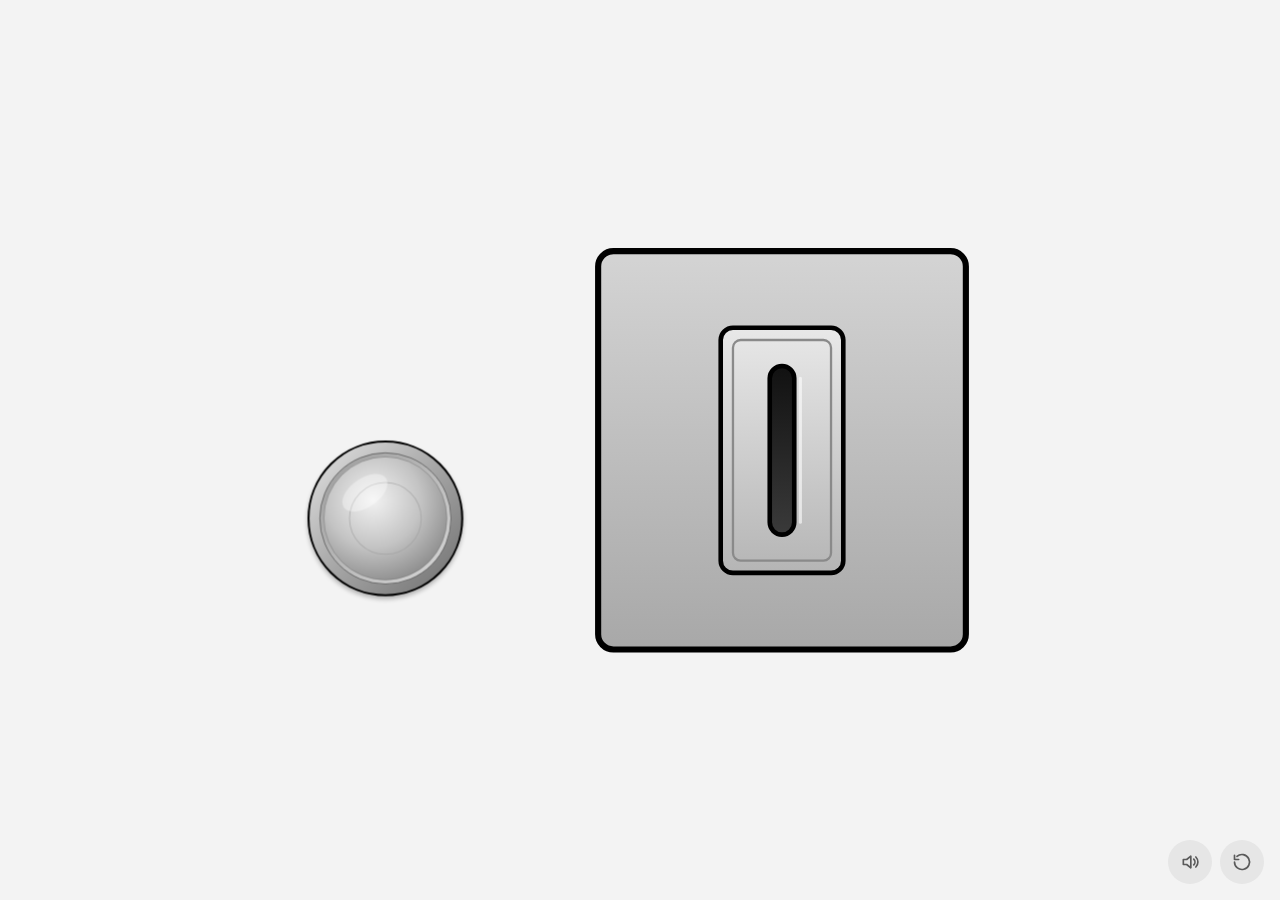
<file: studies/insert-the-coin/index.html>
<!DOCTYPE html>
<html lang="en">
<head>
<meta charset="utf-8">
<meta name="viewport" content="width=device-width, initial-scale=1, viewport-fit=cover">
<title>Insert the coin</title>
<style>
:root{
  --bg:#f3f3f3; --btn:#5a5a5a; --btn-bg:#e6e6e6; --btn-hover:#d9d9d9;
  --s:min(48vw, 58vh, 380px);
  box-sizing:border-box;
  padding-top:env(safe-area-inset-top,0px);
  padding-bottom:env(safe-area-inset-bottom,0px);
}
@media (prefers-color-scheme: dark){
  :root:not([data-theme="light"]){ --bg:#2a2a2a; --btn:#bdbdbd; --btn-bg:#363636; --btn-hover:#424242; }
}
:root[data-theme="dark"]{ --bg:#2a2a2a; --btn:#bdbdbd; --btn-bg:#363636; --btn-hover:#424242; }
*,*::before,*::after{box-sizing:inherit}
html,body{height:100%;margin:0}
body{background:var(--bg);overflow:hidden;-webkit-user-select:none;user-select:none;-webkit-tap-highlight-color:transparent}
#stage{position:relative;width:100%;height:100%;display:flex;align-items:center;justify-content:center}
.row{display:flex;align-items:center;gap:calc(var(--s)*0.34)}
#slot{width:var(--s);height:auto;display:block;overflow:visible}
#home{width:calc(var(--s)*0.41);aspect-ratio:1;transform:translateY(calc(var(--s)*0.18))}
#coin{position:absolute;left:0;top:0;width:calc(var(--s)*0.41);aspect-ratio:1;touch-action:none;cursor:grab;
  will-change:transform;filter:drop-shadow(0 3px 2px rgba(0,0,0,.25));transition:filter .12s ease-out}
#coin.lifted{cursor:grabbing;filter:drop-shadow(0 16px 10px rgba(0,0,0,.26))}
#coin.flat{filter:none}
#coin:focus-visible{outline:2px solid var(--btn);outline-offset:4px;border-radius:50%}
#coin .face{width:100%;height:100%;transform-origin:50% 50%}
#coin svg{width:100%;height:100%;display:block;pointer-events:none}
#inner-outline{transition:stroke .45s ease, stroke-width .2s ease}
#reset{position:absolute;right:16px;bottom:calc(16px + env(safe-area-inset-bottom,0px));width:44px;height:44px;border-radius:50%;
  border:0;background:var(--btn-bg);color:var(--btn);display:grid;place-items:center;cursor:pointer;transition:background .15s}
#reset:hover{background:var(--btn-hover)}
#reset:focus-visible{outline:2px solid var(--btn);outline-offset:3px}
#reset svg{width:20px;height:20px}
#mute{position:absolute;right:68px;bottom:calc(16px + env(safe-area-inset-bottom,0px));width:44px;height:44px;border-radius:50%;
  border:0;background:var(--btn-bg);color:var(--btn);display:grid;place-items:center;cursor:pointer;transition:background .15s}
#mute:hover{background:var(--btn-hover)}
#mute:focus-visible{outline:2px solid var(--btn);outline-offset:3px}
#mute svg{width:20px;height:20px}
#mute .off{display:none}
#mute[aria-pressed="true"] .on{display:none}
#mute[aria-pressed="true"] .off{display:inline}
</style>
</head>
<body>
<div id="stage">
  <div class="row">
    <div id="home" aria-hidden="true"></div>
    <svg id="slot" viewBox="76 66 248 268" xmlns="http://www.w3.org/2000/svg" role="img" aria-label="Coin slot">
      <defs>
        <linearGradient id="panel" x1="0" y1="0" x2="0" y2="1"><stop offset="0%" stop-color="#d4d4d4"/><stop offset="100%" stop-color="#a8a8a8"/></linearGradient>
        <linearGradient id="plate" x1="0" y1="0" x2="0" y2="1"><stop offset="0%" stop-color="#e8e8e8"/><stop offset="100%" stop-color="#b5b5b5"/></linearGradient>
        <linearGradient id="opening" x1="0" y1="0" x2="0" y2="1"><stop offset="0%" stop-color="#111111"/><stop offset="100%" stop-color="#3a3a3a"/></linearGradient>
      </defs>
      <g id="machine">
        <rect x="80" y="70" width="240" height="260" rx="10" fill="url(#panel)" stroke="#000" stroke-width="4"/>
        <rect x="160" y="120" width="80" height="160" rx="8" fill="url(#plate)" stroke="#000" stroke-width="3"/>
        <rect id="inner-outline" x="168" y="128" width="64" height="144" rx="5" fill="none" stroke="#8a8a8a" stroke-width="1.5"/>
        <rect x="192" y="145" width="16" height="110" rx="8" fill="url(#opening)" stroke="#000" stroke-width="3"/>
        <rect id="glint" x="193.5" y="146.5" width="13" height="107" rx="6.5" fill="#ffffff" opacity="0"/>
        <line id="lip" x1="212" y1="153" x2="212" y2="247" stroke="#ffffff" stroke-width="2" opacity="0.6" stroke-linecap="round"/>
      </g>
    </svg>
  </div>

  <div id="coin" tabindex="0" role="button" aria-label="Coin">
    <div class="face">
      <svg viewBox="48 48 304 304" xmlns="http://www.w3.org/2000/svg">
        <defs>
          <radialGradient id="face" cx="40%" cy="35%" r="70%"><stop offset="0%" stop-color="#f2f2f2"/><stop offset="55%" stop-color="#c4c4c4"/><stop offset="100%" stop-color="#8c8c8c"/></radialGradient>
          <linearGradient id="rim" x1="0" y1="0" x2="1" y2="1"><stop offset="0%" stop-color="#e6e6e6"/><stop offset="50%" stop-color="#a6a6a6"/><stop offset="100%" stop-color="#6e6e6e"/></linearGradient>
          <linearGradient id="inner" x1="1" y1="1" x2="0" y2="0"><stop offset="0%" stop-color="#d9d9d9"/><stop offset="100%" stop-color="#9a9a9a"/></linearGradient>
        </defs>
        <circle cx="200" cy="200" r="150" fill="url(#rim)" stroke="#000" stroke-width="4"/>
        <circle cx="200" cy="200" r="128" fill="url(#inner)" stroke="#555" stroke-width="1.5"/>
        <circle cx="200" cy="200" r="120" fill="url(#face)" stroke="#777" stroke-width="1"/>
        <circle cx="200" cy="200" r="70" fill="none" stroke="#9e9e9e" stroke-width="2" opacity="0.6"/>
        <ellipse cx="160" cy="150" rx="50" ry="28" fill="#ffffff" opacity="0.35" transform="rotate(-35 160 150)"/>
      </svg>
    </div>
  </div>

  <button id="mute" aria-label="Mute" aria-pressed="false">
    <svg class="on" viewBox="0 0 24 24" fill="none" stroke="currentColor" stroke-width="2" stroke-linecap="round" stroke-linejoin="round"><path d="M4 9h4l5-4v14l-5-4H4z"/><path d="M16.5 8.5a5 5 0 0 1 0 7"/><path d="M19 6a8.5 8.5 0 0 1 0 12"/></svg>
    <svg class="off" viewBox="0 0 24 24" fill="none" stroke="currentColor" stroke-width="2" stroke-linecap="round" stroke-linejoin="round"><path d="M4 9h4l5-4v14l-5-4H4z"/><path d="M17 9l5 6"/><path d="M22 9l-5 6"/></svg>
  </button>
  <button id="reset" aria-label="Reset">
    <svg viewBox="0 0 24 24" fill="none" stroke="currentColor" stroke-width="2" stroke-linecap="round" stroke-linejoin="round"><path d="M3 12a9 9 0 1 0 3-6.7"/><path d="M3 4v5h5"/></svg>
  </button>
</div>

<script>
(() => {
  const stage = document.getElementById('stage');
  const coin = document.getElementById('coin');
  const face = coin.querySelector('.face');
  const slot = document.getElementById('slot');
  const machine = document.getElementById('machine');
  const home = document.getElementById('home');
  const outline = document.getElementById('inner-outline');
  const glint = document.getElementById('glint');
  const lip = document.getElementById('lip');
  const reduced = matchMedia('(prefers-reduced-motion: reduce)').matches;

  // ---- Synthesized sound (Web Audio, no files) ----
  const Sound = (() => {
    let ctx = null, master = null, muted = false, noiseBuf = null;
    function unlock(){
      if (!ctx){
        const AC = window.AudioContext || window.webkitAudioContext; if (!AC) return;
        ctx = new AC();
        const comp = ctx.createDynamicsCompressor();
        master = ctx.createGain(); master.gain.value = 0.6;
        master.connect(comp); comp.connect(ctx.destination);
      }
      if (ctx.state === 'suspended') ctx.resume();
    }
    const ok = () => ctx && !muted;
    function noise(){
      if (!noiseBuf){
        noiseBuf = ctx.createBuffer(1, ctx.sampleRate * 0.5, ctx.sampleRate);
        const d = noiseBuf.getChannelData(0);
        for (let i = 0; i < d.length; i++) d[i] = Math.random() * 2 - 1;
      }
      const n = ctx.createBufferSource(); n.buffer = noiseBuf; return n;
    }
    function env(g, t, peak, decay){
      g.gain.setValueAtTime(0.0001, t);
      g.gain.exponentialRampToValueAtTime(Math.max(0.0002, peak), t + 0.003);
      g.gain.exponentialRampToValueAtTime(0.0001, t + decay);
    }
    // metal: inharmonic partials of a struck disc
    function ring(t, base, vol, decay, dest){
      [1, 2.76, 5.4, 8.93].forEach((r, i) => {
        const o = ctx.createOscillator(), g = ctx.createGain();
        o.frequency.value = base * r * (1 + (Math.random() - .5) * 0.01);
        env(g, t, vol / (i + 1.3), decay / (1 + i * 0.6));
        o.connect(g); g.connect(dest || master); o.start(t); o.stop(t + decay + 0.05);
      });
    }
    function click(t, vol, freq, dur, dest){
      const n = noise(), f = ctx.createBiquadFilter(), g = ctx.createGain();
      f.type = 'bandpass'; f.frequency.value = freq; f.Q.value = 1.2;
      env(g, t, vol, dur);
      n.connect(f); f.connect(g); g.connect(dest || master); n.start(t); n.stop(t + dur + 0.02);
    }
    function thump(t, vol, f0, f1, dur, dest){
      const o = ctx.createOscillator(), g = ctx.createGain();
      o.frequency.setValueAtTime(f0, t); o.frequency.exponentialRampToValueAtTime(f1, t + dur);
      env(g, t, vol, dur);
      o.connect(g); g.connect(dest || master); o.start(t); o.stop(t + dur + 0.02);
    }
    function muffled(cut){
      const f = ctx.createBiquadFilter(); f.type = 'lowpass'; f.frequency.value = cut; f.connect(master); return f;
    }
    return {
      unlock,
      get muted(){ return muted; }, set muted(v){ muted = v; },
      pickup(){ if (!ok()) return; const t = ctx.currentTime;
        click(t, 0.22, 3200, 0.03); ring(t, 1850, 0.05, 0.12); },
      land(p){ if (!ok()) return; const t = ctx.currentTime;
        thump(t, 0.1 + 0.45 * p, 140, 55, 0.12); click(t, 0.35 * p, 2400, 0.04); ring(t + 0.002, 1650, 0.12 * p, 0.35); },
      snap(){ if (!ok()) return; const t = ctx.currentTime;
        click(t, 0.4, 4200, 0.025); ring(t, 2300, 0.15, 0.26); thump(t, 0.18, 320, 180, 0.05); },
      drop(delay){ if (!ok()) return; const m = muffled(2200);
        let t = ctx.currentTime + delay;
        thump(t, 0.65, 130, 42, 0.16, m); click(t, 0.42, 1400, 0.035, m); ring(t, 1500, 0.14, 0.12, m);
        t += 0.045; ring(t, 1700, 0.05, 0.08, m); click(t, 0.12, 1800, 0.02, m); },
      accept(){ if (!ok()) return; const t = ctx.currentTime + 0.01;
        thump(t, 0.4, 85, 40, 0.22); click(t, 0.18, 900, 0.05);
        const o = ctx.createOscillator(), g = ctx.createGain(); o.type = 'triangle'; o.frequency.value = 660;
        g.gain.setValueAtTime(0.0001, t + 0.12); g.gain.exponentialRampToValueAtTime(0.05, t + 0.14);
        g.gain.exponentialRampToValueAtTime(0.0001, t + 0.42);
        o.connect(g); g.connect(master); o.start(t + 0.12); o.stop(t + 0.45); }
    };
  })();

  // viewBox of slot svg
  const VB = {x:76, y:66, w:248, h:268};
  let geo = {};
  const s = { x:0, y:0, vx:0, vy:0, tx:0, ty:0, k:180, c:22, tilt:0, lift:1, liftT:1 };
  let mode = 'idle', grab = {dx:0, dy:0}, inserted = false, active = false;
  let retDir = {x:0, y:0}, prevAlong = 0, bounces = 0;

  function measure(){
    const st = stage.getBoundingClientRect();
    const h = home.getBoundingClientRect();
    const r = slot.getBoundingClientRect();
    const sc = r.width / VB.w;
    const map = (ux, uy) => ({ x: r.left - st.left + (ux - VB.x) * sc, y: r.top - st.top + (uy - VB.y) * sc });
    const c = map(200, 200);
    const p0 = map(160, 120), p1 = map(240, 280);
    geo = {
      home: { x: h.left - st.left + h.width/2, y: h.top - st.top + h.height/2 },
      size: h.width, slot: c, sc,
      plate: { l:p0.x, t:p0.y, r:p1.x, b:p1.y }
    };
  }

  function render(){
    const half = geo.size / 2;
    coin.style.transform = `translate(${s.x - half}px, ${s.y - half}px) rotate(${s.tilt}deg) scale(${s.lift})`;
  }

  function overPlate(x, y){
    const m = geo.size * 0.3, p = geo.plate;
    return x > p.l - m && x < p.r + m && y > p.t - m && y < p.b + m;
  }

  function proximity(){
    if (active) return;
    let p = 0;
    if (mode === 'drag'){
      const d = Math.hypot(s.x - geo.slot.x, s.y - geo.slot.y);
      p = Math.max(0, Math.min(1, 1 - d / (geo.size * 3)));
      if (overPlate(s.x, s.y)) p = 1;
    }
    const v = Math.round(138 - p * 88);
    outline.style.stroke = `rgb(${v},${v},${v})`;
    outline.setAttribute('stroke-width', (1.5 + p * 1.5).toFixed(2));
  }

  let last = performance.now();
  function tick(now){
    let dt = Math.min(0.033, (now - last) / 1000); last = now;
    if (mode !== 'gone'){
      const steps = 4, h = dt / steps;
      for (let i = 0; i < steps; i++){
        const ax = s.k * (s.tx - s.x) - s.c * s.vx;
        const ay = s.k * (s.ty - s.y) - s.c * s.vy;
        s.vx += ax * h; s.vy += ay * h;
        s.x += s.vx * h; s.y += s.vy * h;
      }
      // weight: tilt with horizontal velocity, settle when not dragging
      const tiltT = mode === 'drag' ? Math.max(-9, Math.min(9, s.vx * 0.012)) : (mode === 'insert' ? 0 : s.vx * 0.006);
      s.tilt += (tiltT - s.tilt) * Math.min(1, dt * 14);
      s.lift += (s.liftT - s.lift) * Math.min(1, dt * 30);
      render();
      proximity();

      if (mode === 'return'){
        const dx = s.x - s.tx, dy = s.y - s.ty;
        const along = dx * retDir.x + dy * retDir.y;
        if ((prevAlong < 0) !== (along < 0)){
          const v = Math.hypot(s.vx, s.vy);
          if (v > 120 && bounces < 3){ Sound.land(Math.min(1, v / 1400)); bounces++; }
        }
        prevAlong = along;
        if (Math.hypot(dx, dy) < 0.5 && Math.hypot(s.vx, s.vy) < 5) mode = 'idle';
      }

      if (mode === 'insert' && !inserted){
        const d = Math.hypot(s.tx - s.x, s.ty - s.y), v = Math.hypot(s.vx, s.vy);
        if (d < 4 && v < 220){ s.x = s.tx; s.y = s.ty; s.vx = s.vy = 0; s.tilt = 0; render(); sink(); }
      }
    }
    requestAnimationFrame(tick);
  }

  function onDown(e){
    if (mode === 'insert' || mode === 'gone') return;
    e.preventDefault();
    coin.setPointerCapture(e.pointerId);
    const st = stage.getBoundingClientRect();
    grab.dx = (e.clientX - st.left) - s.x;
    grab.dy = (e.clientY - st.top) - s.y;
    mode = 'drag';
    s.k = reduced ? 900 : 170; s.c = reduced ? 60 : 21;   // heavy follow with slight lag
    s.liftT = 1.05; s.lift = 1.03;                        // immediate pick-up response
    s.ty -= geo.size * 0.03; s.y -= geo.size * 0.02;
    coin.classList.add('lifted');
    Sound.unlock(); Sound.pickup();
  }
  function onMove(e){
    if (mode !== 'drag') return;
    const st = stage.getBoundingClientRect();
    s.tx = (e.clientX - st.left) - grab.dx;
    s.ty = (e.clientY - st.top) - grab.dy;
  }
  function onUp(){
    if (mode !== 'drag') return;
    coin.classList.remove('lifted');
    s.liftT = 1;
    if (overPlate(s.x, s.y)){
      mode = 'insert';
      s.tx = geo.slot.x; s.ty = geo.slot.y;
      s.k = reduced ? 900 : 760; s.c = reduced ? 60 : 50;   // short, decisive snap
    } else {
      mode = 'return';
      { const dx = geo.home.x - s.x, dy = geo.home.y - s.y, L = Math.hypot(dx, dy) || 1;
        retDir = { x:dx / L, y:dy / L }; prevAlong = -L; bounces = 0; }
      s.tx = geo.home.x; s.ty = geo.home.y;
      s.k = reduced ? 900 : 190; s.c = reduced ? 60 : 13;   // weighted bounce home
    }
  }

  function sink(){
    inserted = true;
    coin.classList.add('flat');
    Sound.snap();
    const edge = (16 * geo.sc) / geo.size * 0.9;
    const dur = reduced ? 160 : 300;
    Sound.drop(dur * 0.55 / 1000);
    const a = face.animate([
      { transform:'scale(1,1)', filter:'brightness(1)', opacity:1, easing:'cubic-bezier(.5,0,1,.5)' },
      { transform:`scale(${edge},1)`, filter:'brightness(.85)', opacity:1, offset:.45, easing:'cubic-bezier(.7,0,1,.6)' },
      { transform:`scale(${edge * .6},.78) translateY(6%)`, filter:'brightness(.15)', opacity:0 }
    ], { duration: dur, fill:'forwards' });
    a.onfinish = () => { mode = 'gone'; coin.style.visibility = 'hidden'; accept(); };
  }

  function accept(){
    active = true;
    Sound.accept();
    if (!reduced){
      machine.animate([
        { transform:'translateY(0)' },
        { transform:'translateY(4px)', offset:.18, easing:'cubic-bezier(.2,.7,.3,1)' },
        { transform:'translateY(0)' }
      ], { duration: 240 });
    }
    glint.animate([{opacity:0},{opacity:.4, offset:.3},{opacity:0}], { duration: reduced ? 200 : 520, easing:'ease-out' });
    outline.style.stroke = '#f4f4f4';
    outline.setAttribute('stroke-width', '2');
    lip.setAttribute('opacity', '1');
  }

  function reset(){
    face.getAnimations().forEach(a => a.cancel());
    coin.classList.remove('flat','lifted');
    coin.style.visibility = 'visible';
    inserted = false; active = false; mode = 'idle';
    lip.setAttribute('opacity', '0.6');
    outline.style.stroke = '#8a8a8a';
    outline.setAttribute('stroke-width', '1.5');
    measure();
    Object.assign(s, { x:geo.home.x, y:geo.home.y, tx:geo.home.x, ty:geo.home.y, vx:0, vy:0, tilt:0, lift:1, liftT:1 });
    render();
    if (!reduced) face.animate([{opacity:0, transform:'scale(.96)'},{opacity:1, transform:'scale(1)'}], { duration:260, easing:'ease-out' });
  }

  coin.addEventListener('pointerdown', onDown);
  coin.addEventListener('pointermove', onMove);
  coin.addEventListener('pointerup', onUp);
  coin.addEventListener('pointercancel', onUp);
  coin.addEventListener('keydown', e => {
    if ((e.key === 'Enter' || e.key === ' ') && (mode === 'idle' || mode === 'return')){
      e.preventDefault();
      Sound.unlock();
      mode = 'insert'; s.tx = geo.slot.x; s.ty = geo.slot.y; s.k = 140; s.c = 24;
    }
  });
  document.getElementById('reset').addEventListener('click', reset);
  const muteBtn = document.getElementById('mute');
  muteBtn.addEventListener('click', () => {
    Sound.muted = !Sound.muted;
    muteBtn.setAttribute('aria-pressed', String(Sound.muted));
    muteBtn.setAttribute('aria-label', Sound.muted ? 'Unmute' : 'Mute');
  });

  addEventListener('resize', () => {
    const before = { ...geo };
    measure();
    if (mode === 'idle' || mode === 'return'){ s.tx = geo.home.x; s.ty = geo.home.y; s.x = s.tx; s.y = s.ty; s.vx = s.vy = 0; }
    else if (mode === 'insert'){ s.tx = geo.slot.x; s.ty = geo.slot.y; if (inserted){ s.x = s.tx; s.y = s.ty; } }
    render();
  });

  measure(); reset();
  requestAnimationFrame(t => { last = t; tick(t); });
})();
</script>
</body>
</html>
</file>
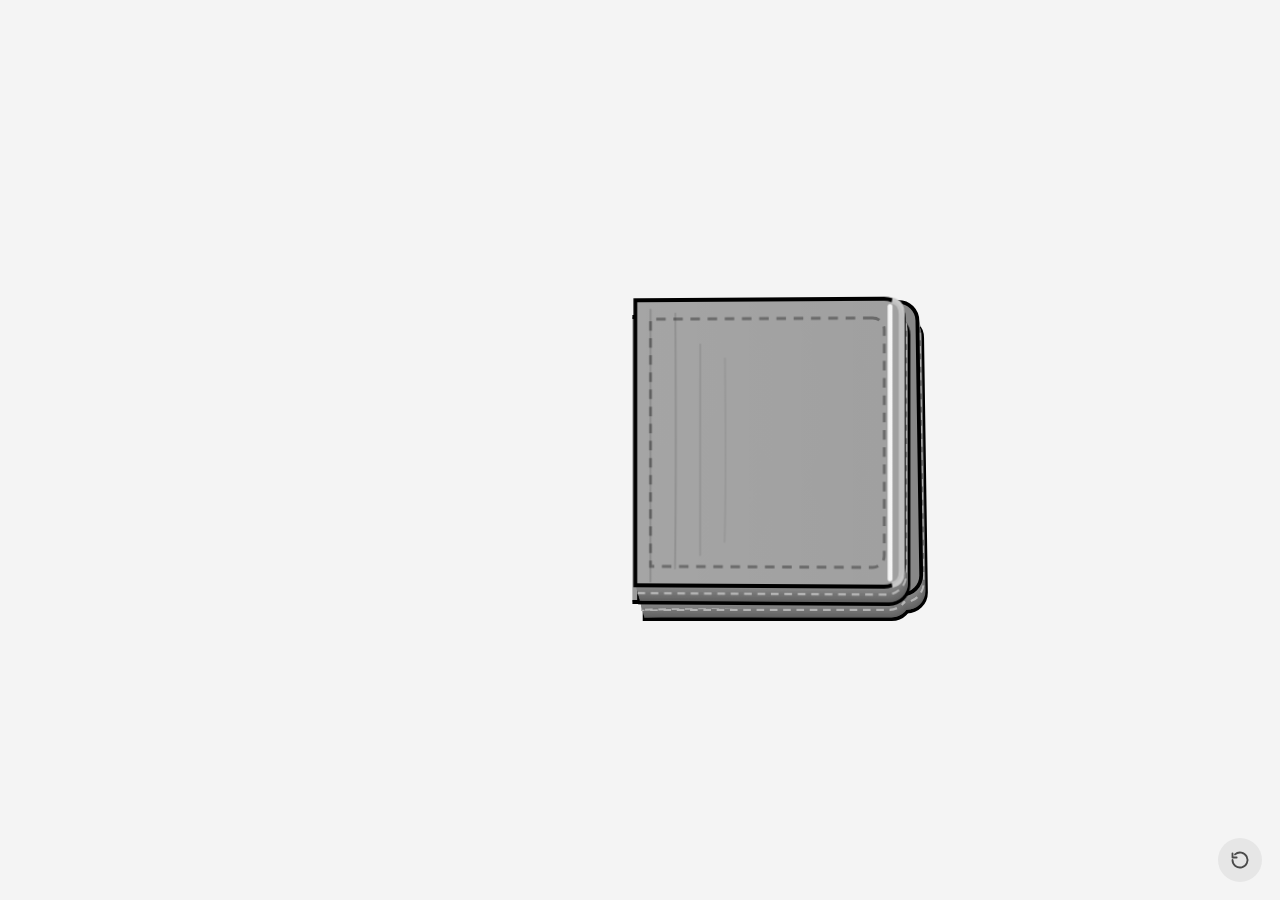
<file: studies/open-the-wallet/index.html>
<!DOCTYPE html>
<html lang="en">
<head>
<meta charset="utf-8">
<meta name="viewport" content="width=device-width, initial-scale=1, viewport-fit=cover">
<title>Open the wallet</title>
<style>
  :root {
    box-sizing: border-box;
    padding-top: env(safe-area-inset-top, 0px);
    padding-bottom: env(safe-area-inset-bottom, 0px);
    --bg: #f4f4f4;
    --ink: #4a4a4a;
    --ink-soft: #9a9a9a;
    --btn: #e6e6e6;
  }
  @media (prefers-color-scheme: dark) {
    :root:not([data-theme="light"]) { --bg: #2b2b2b; --ink: #d0d0d0; --ink-soft: #7a7a7a; --btn: #3a3a3a; }
  }
  :root[data-theme="dark"] { --bg: #2b2b2b; --ink: #d0d0d0; --ink-soft: #7a7a7a; --btn: #3a3a3a; }
  html { height: 100%; scroll-padding-top: env(safe-area-inset-top, 0px); }
  *, *::before, *::after { box-sizing: inherit; }
  body {
    height: 100%; margin: 0; background: var(--bg);
    display: flex; align-items: center; justify-content: center;
    overflow: hidden; -webkit-user-select: none; user-select: none;
  }
  #stage {
    position: relative;
    width: min(94vw, 760px, calc((100dvh - 150px) * 400 / 260));
    aspect-ratio: 400 / 260;
    touch-action: none;
  }
  #stage svg { position: absolute; inset: 0; width: 100%; height: 100%; overflow: visible; }
  #base { pointer-events: none; }
  #coverWrap { position: absolute; inset: 0; pointer-events: none; }
  #cover {
    position: absolute; inset: 0;
    transform-style: preserve-3d;
    transform-origin: 50% 50%;
    will-change: transform;
  }
  .slice { position: absolute; inset: 0; pointer-events: none; will-change: transform; }
  .slice svg { pointer-events: none; }
  .face { position: absolute; inset: 0; backface-visibility: hidden; -webkit-backface-visibility: hidden; }
  .face svg { pointer-events: none; }
  .face .hit { pointer-events: visiblePainted; cursor: grab; }
  #stage.dragging .hit { cursor: grabbing; }
  #stage.done .hit { cursor: default; }
  #outer { transform: rotateY(180deg); }

  #edgeGlow { animation: glow 2.4s ease-in-out infinite; }
  @keyframes glow { 0%,100% { opacity: .25; } 50% { opacity: .85; } }

  #coins .coin { transform-box: fill-box; transform-origin: 50% 100%; }
  #coins.settle .coin { animation: settle .6s cubic-bezier(.3,1.5,.5,1) both; }
  @keyframes settle {
    0% { transform: translateY(0) rotate(0); }
    35% { transform: translateY(-9px) rotate(-3deg); }
    65% { transform: translateY(2px) rotate(1.5deg); }
    100% { transform: translateY(0) rotate(0); }
  }

  #reset {
    position: fixed;
    right: max(18px, env(safe-area-inset-right, 0px));
    bottom: calc(18px + env(safe-area-inset-bottom, 0px));
    width: 44px; height: 44px; border-radius: 50%;
    border: 0; background: var(--btn); color: var(--ink);
    display: grid; place-items: center; cursor: pointer;
    transition: transform .25s ease;
  }
  #reset:hover { transform: rotate(-40deg); }
  #reset:focus-visible { outline: 2px solid var(--ink); outline-offset: 3px; }

  @media (prefers-reduced-motion: reduce) {
    #edgeGlow { animation: none; opacity: .6; }
    #coins.settle .coin { animation: none; }
  }
</style>
</head>
<body>

<div id="stage">
  <!-- Base: back panel + right half of the wallet (from bifold_wallet) with the coins (from three_coins) tucked in -->
  <svg id="base" viewBox="0 0 400 260" aria-hidden="true">
    <defs>
      <clipPath id="rightHalf"><rect x="196" y="0" width="210" height="260"/></clipPath>
    </defs>
    <!-- Wallet body (back panel) -->
    <rect x="60" y="60" width="280" height="150" rx="10" ry="10" fill="#9a9a9a" stroke="#000" stroke-width="2" clip-path="url(#rightHalf)"/>
    <!-- Soft shadow beneath the lifted right flap -->
    <path id="flapShadow" d="M200 64 L338 60 L340 208 L200 208 Z" fill="#7a7a7a"/>
    <!-- Right flap -->
    <path d="M200 60 L336 52 A10 10 0 0 1 346 62 L348 196 A10 10 0 0 1 338 206 L200 210 Z"
          fill="#d6d6d6" stroke="#000" stroke-width="2" stroke-linejoin="round"/>
    <path d="M208 67 L332 60 A6 6 0 0 1 338 66 L340 192 A6 6 0 0 1 334 198 L208 201 Z"
          fill="none" stroke="#7a7a7a" stroke-width="1.5" stroke-dasharray="5 4" stroke-linejoin="round"/>

    <!-- Coins -->
    <g id="coins">
      <!-- each coin leans into the pocket at its own angle; a faint contact shadow grounds it -->
      <!-- back coin: slid in deep on the left, tilted away -->
      <g transform="translate(237 112) rotate(-14) scale(0.43 0.36)">
        <ellipse cx="5" cy="10" rx="62" ry="62" fill="#000" opacity="0.18"/>
        <g class="coin" style="animation-delay:.06s">
          <circle cx="0" cy="0" r="62" fill="#a8a8a8" stroke="#000" stroke-width="4.5"/>
          <circle cx="-2" cy="-3" r="48" fill="none" stroke="#7e7e7e" stroke-width="4.5"/>
        </g>
      </g>
      <!-- right coin: perched higher, leaning against the flap edge -->
      <g transform="translate(306 99) rotate(11) scale(0.41 0.39)">
        <ellipse cx="-4" cy="9" rx="62" ry="62" fill="#000" opacity="0.18"/>
        <g class="coin" style="animation-delay:.14s">
          <circle cx="0" cy="0" r="62" fill="#bdbdbd" stroke="#000" stroke-width="4.5"/>
          <circle cx="2" cy="-2" r="48" fill="none" stroke="#8e8e8e" stroke-width="4.5"/>
        </g>
      </g>
      <!-- front coin: sitting lower, half tucked, overlapping both -->
      <g transform="translate(268 116) rotate(-4) scale(0.45 0.42)">
        <ellipse cx="3" cy="10" rx="62" ry="62" fill="#000" opacity="0.2"/>
        <g class="coin" style="animation-delay:0s">
          <circle cx="0" cy="0" r="62" fill="#d4d4d4" stroke="#000" stroke-width="4.5"/>
          <circle cx="-1" cy="-4" r="48" fill="none" stroke="#9e9e9e" stroke-width="4.5"/>
        </g>
      </g>
    </g>

    <!-- Pocket, right flap (coins sit inside it) -->
    <path d="M210 125 Q272 114 334 121 L336 194 L210 197 Z" fill="#c6c6c6" stroke="#000" stroke-width="1.5" stroke-linejoin="round"/>
    <path d="M210 158 Q272 148 335 154 L336 194 L210 197 Z" fill="#b6b6b6" stroke="#000" stroke-width="1.5" stroke-linejoin="round"/>

    <!-- Darkness inside while the cover is closed -->
    <path id="innerShade" d="M200 60 L336 52 A10 10 0 0 1 346 62 L348 196 A10 10 0 0 1 338 206 L200 210 Z" fill="#000" opacity="0.35"/>

    <!-- Center fold -->
    <line x1="200" y1="60" x2="200" y2="210" stroke="#000" stroke-width="3"/>
    <path id="foldInner" d="M204 62 L204 208" fill="none" stroke="#8a8a8a" stroke-width="2"/>
  </svg>

  <div id="coverWrap">
    <div id="cover">
      <!-- Inside of the left half (from bifold_wallet), seen once the wallet is open -->
      <div class="face" id="inner">
        <svg viewBox="0 0 400 260" aria-hidden="true">
          <defs>
            <linearGradient id="shadeIn" x1="200" y1="0" x2="60" y2="0" gradientUnits="userSpaceOnUse">
              <stop offset="0" stop-color="#000" stop-opacity="0.15"/>
              <stop offset="1" stop-color="#000" stop-opacity="0.75"/>
            </linearGradient>
          </defs>
          <path class="hit" d="M70 60 H200 V210 H70 A10 10 0 0 1 60 200 V70 A10 10 0 0 1 70 60 Z"
                fill="#c4c4c4" stroke="#000" stroke-width="2"/>
          <path d="M76 70 H192 V200 H76 A6 6 0 0 1 70 194 V76 A6 6 0 0 1 76 70 Z"
                fill="none" stroke="#6e6e6e" stroke-width="1.5" stroke-dasharray="5 4"/>
          <path d="M78 110 Q134 100 190 110 V198 H78 Z" fill="#b8b8b8" stroke="#000" stroke-width="1.5"/>
          <path d="M78 135 Q134 125 190 135 V198 H78 Z" fill="#ababab" stroke="#000" stroke-width="1.5"/>
          <path d="M78 160 Q134 150 190 160 V198 H78 Z" fill="#9e9e9e" stroke="#000" stroke-width="1.5"/>
          <g id="creasesIn" fill="none" stroke="#000" stroke-linecap="round"></g>
          <path id="shadeInRect" d="M70 60 H200 V210 H70 A10 10 0 0 1 60 200 V70 A10 10 0 0 1 70 60 Z"
                fill="url(#shadeIn)" opacity="0" pointer-events="none"/>
        </svg>
      </div>
      <!-- Outside of the left half, lying folded over the right half while closed -->
      <div class="face" id="outer">
        <svg viewBox="0 0 400 260" aria-hidden="true">
          <defs>
            <linearGradient id="shadeOut" x1="200" y1="0" x2="340" y2="0" gradientUnits="userSpaceOnUse">
              <stop offset="0" stop-color="#000" stop-opacity="0.15"/>
              <stop offset="1" stop-color="#000" stop-opacity="0.75"/>
            </linearGradient>
          </defs>
          <g transform="translate(400 0) scale(-1 1)">
            <path class="hit" d="M70 60 H200 V210 H70 A10 10 0 0 1 60 200 V70 A10 10 0 0 1 70 60 Z"
                  fill="#a6a6a6" stroke="#000" stroke-width="2"/>
            <path d="M76 70 H192 V200 H76 A6 6 0 0 1 70 194 V76 A6 6 0 0 1 76 70 Z"
                  fill="none" stroke="#6e6e6e" stroke-width="1.5" stroke-dasharray="5 4"/>
          </g>
          <!-- Raised grab edge + highlight -->
          <path d="M334 61 Q339 62 339 68 V202 Q339 208 334 209" fill="none" stroke="#c8c8c8" stroke-width="3" pointer-events="none"/>
          <path id="edgeGlow" d="M333 64 V206" fill="none" stroke="#ffffff" stroke-width="2.5" stroke-linecap="round" pointer-events="none"/>
          <g id="creasesOut" fill="none" stroke="#000" stroke-linecap="round"></g>
          <path id="shadeOutRect" d="M330 60 H200 V210 H330 A10 10 0 0 0 340 200 V70 A10 10 0 0 0 330 60 Z"
                fill="url(#shadeOut)" opacity="0" pointer-events="none"/>
          <!-- Generous invisible grab strip along the free edge -->
          <rect class="hit" x="300" y="56" width="50" height="158" fill="transparent"/>
        </svg>
      </div>
    </div>
  </div>
</div>

<button id="reset" aria-label="Reset">
  <svg width="20" height="20" viewBox="0 0 24 24" fill="none" stroke="currentColor" stroke-width="2.2" stroke-linecap="round" stroke-linejoin="round" aria-hidden="true">
    <path d="M3 12a9 9 0 1 0 3-6.7"/><path d="M3 4v5h5"/>
  </svg>
</button>

<script>
(() => {
  const stage = document.getElementById('stage');
  const wrap = document.getElementById('coverWrap');
  const cover = document.getElementById('cover');
  const creasesIn = document.getElementById('creasesIn');
  const creasesOut = document.getElementById('creasesOut');
  const shadeIn = document.getElementById('shadeInRect');
  const shadeOut = document.getElementById('shadeOutRect');
  const innerShade = document.getElementById('innerShade');
  const flapShadow = document.getElementById('flapShadow');
  const foldInner = document.getElementById('foldInner');
  const edgeGlow = document.getElementById('edgeGlow');
  const coins = document.getElementById('coins');
  const reduced = matchMedia('(prefers-reduced-motion: reduce)').matches;

  const REST_CLOSED = 176;   // closed, free edge resting slightly raised
  const HALF = 140;          // hinge-to-edge width in viewBox units

  let phi = REST_CLOSED, vel = 0, target = REST_CLOSED;
  let lift = 0, liftTarget = 0;
  let dragging = false, done = false;
  let grabX = 0, grabEdge = 0, lastP = 0, crinkleAcc = 0;

  // value noise for crinkly irregularity
  const hash = n => { const s = Math.sin(n * 127.1 + 311.7) * 43758.5453; return s - Math.floor(s); };
  const noise = x => { const i = Math.floor(x), f = x - i, u = f * f * (3 - 2 * f); return (hash(i) * (1 - u) + hash(i + 1) * u) * 2 - 1; };

  // build crease paths
  const mk = (g, n) => Array.from({ length: n }, () => {
    const p = document.createElementNS('http://www.w3.org/2000/svg', 'path'); g.appendChild(p); return p;
  });
  const cIn = mk(creasesIn, 4), cOut = mk(creasesOut, 4);

  // ---- thickness: stacked leather layers (oblique extrusion toward bottom-right) ----
  const TV = { x: 2.5, y: 9 };   // full wallet-half thickness, viewBox units
  const N = 12;                    // slices per half
  const NS = 'http://www.w3.org/2000/svg';
  const sliceFill = t => { const v = Math.round(0x8e - t * 0x30); return `rgb(${v},${v},${v})`; };
  const sliceStroke = i => i === 0 ? ' stroke="#000" stroke-width="2"'
    : (i === Math.floor(N / 2) ? ' stroke="#b4b4b4" stroke-width="1.2" stroke-dasharray="4 3"' : '');
  // i = 0 is the bottom-most layer (drawn first), i = N-1 sits right under the top surface
  const RIGHT_SIL = 'M200 60 L336 52 A10 10 0 0 1 346 62 L348 196 A10 10 0 0 1 338 206 L200 210 Z';
  const BACK_SIL = 'M200 60 H330 A10 10 0 0 1 340 70 V200 A10 10 0 0 1 330 210 H200 Z';
  const LEFT_SIL = 'M70 60 H200 V210 H70 A10 10 0 0 1 60 200 V70 A10 10 0 0 1 70 60 Z';

  // base (right half) layers, inside the base SVG beneath its top surface
  const baseSvg = document.getElementById('base');
  const baseLayers = document.createElementNS(NS, 'g');
  let bl = '';
  for (let i = 0; i < N; i++) {
    const t = 1 - i / (N - 1);   // 1 = bottom
    const f = sliceFill(t), s = sliceStroke(i);
    bl += `<g transform="translate(${(TV.x * t).toFixed(2)} ${(TV.y * t).toFixed(2)})">` +
          `<path d="${BACK_SIL}" fill="${f}"${s}/><path d="${RIGHT_SIL}" fill="${f}"${s}/></g>`;
  }
  baseLayers.innerHTML = bl;
  baseSvg.insertBefore(baseLayers, baseSvg.querySelector(':scope > rect'));

  // cover (left half) layers, as screen-space offset copies that rotate with the cover
  const slices = [];
  for (let i = 0; i < N; i++) {
    const t = 1 - i / (N - 1);
    const d = document.createElement('div');
    d.className = 'slice';
    d.innerHTML = `<svg viewBox="0 0 400 260" aria-hidden="true"><path d="${LEFT_SIL}" fill="${sliceFill(t)}"${sliceStroke(i)}/></svg>`;
    wrap.insertBefore(d, cover);
    slices.push({ el: d, t });
  }

  function sizePerspective() {
    wrap.style.perspective = (stage.clientWidth * 2.2) + 'px';
  }
  sizePerspective();
  addEventListener('resize', sizePerspective);

  const toVB = e => {
    const r = stage.getBoundingClientRect();
    return (e.clientX - r.left) / r.width * 400;
  };
  const edgeX = a => 200 - HALF * Math.cos(a * Math.PI / 180);

  // ---- crinkle sound: tiny filtered noise ticks ----
  let ac = null, noiseBuf = null;
  function audioInit() {
    if (ac) { ac.resume && ac.resume(); return; }
    try {
      ac = new (window.AudioContext || window.webkitAudioContext)();
      noiseBuf = ac.createBuffer(1, ac.sampleRate * 0.08, ac.sampleRate);
      const d = noiseBuf.getChannelData(0);
      for (let i = 0; i < d.length; i++) d[i] = Math.random() * 2 - 1;
    } catch (_) { ac = null; }
  }
  function crinkle(strength) {
    if (!ac) return;
    try {
      const t = ac.currentTime;
      const src = ac.createBufferSource(); src.buffer = noiseBuf;
      const bp = ac.createBiquadFilter(); bp.type = 'bandpass';
      bp.frequency.value = 2200 + Math.random() * 4500; bp.Q.value = 1.4 + Math.random() * 2;
      const g = ac.createGain();
      const dur = 0.012 + Math.random() * 0.03;
      const peak = Math.min(0.11, 0.025 + strength * 0.08);
      g.gain.setValueAtTime(0, t);
      g.gain.linearRampToValueAtTime(peak, t + 0.002);
      g.gain.exponentialRampToValueAtTime(0.0008, t + dur);
      src.connect(bp).connect(g).connect(ac.destination);
      src.start(t, Math.random() * 0.03, dur + 0.01);
    } catch (_) {}
  }

  // ---- interaction ----
  stage.addEventListener('pointerdown', e => {
    if (done || !e.target.classList || !e.target.classList.contains('hit')) return;
    e.preventDefault();
    audioInit();
    dragging = true;
    stage.classList.add('dragging');
    stage.setPointerCapture(e.pointerId);
    grabX = toVB(e);
    grabEdge = edgeX(phi);
    liftTarget = 1;          // on contact: the edge lifts
    vel = 0;
    crinkle(0.6);
  });

  stage.addEventListener('pointermove', e => {
    if (!dragging) return;
    const ex = grabEdge + (toVB(e) - grabX);
    const c = Math.max(-1, Math.min(1, (200 - ex) / HALF));
    const raw = Math.acos(c) * 180 / Math.PI;           // 0 open .. 180 closed
    target = Math.min(REST_CLOSED, raw);
    const p = 1 - target / 180;
    // crinkle ticks proportional to travel
    const dp = Math.abs(p - lastP); lastP = p;
    crinkleAcc += dp;
    while (crinkleAcc > 0.018 + Math.random() * 0.02) { crinkleAcc -= 0.02; crinkle(Math.min(1, dp * 25)); }
    if (p >= 0.96) complete();
  });

  function release() {
    if (!dragging) return;
    dragging = false;
    stage.classList.remove('dragging');
    liftTarget = 0;
    if (done) return;
    const p = 1 - phi / 180;
    if (p >= 0.8) complete();
    else if (p < 0.35) { target = REST_CLOSED; crinkle(0.4); }   // too early: gently folds closed
    else { target = Math.min(REST_CLOSED, phi + 5); }            // stays partially open, sags a little
  }
  stage.addEventListener('pointerup', release);
  stage.addEventListener('pointercancel', release);

  function complete() {
    if (done) return;
    done = true; dragging = false; liftTarget = 0;
    stage.classList.remove('dragging');
    stage.classList.add('done');
    target = 0;
    crinkle(0.9); setTimeout(() => crinkle(0.5), 70); setTimeout(() => crinkle(0.3), 160);
    setTimeout(() => {
      coins.classList.remove('settle'); void coins.getBBox(); coins.classList.add('settle');
    }, reduced ? 0 : 260);
  }

  document.getElementById('reset').addEventListener('click', () => {
    done = false; dragging = false;
    stage.classList.remove('done', 'dragging');
    coins.classList.remove('settle');
    target = REST_CLOSED; liftTarget = 0;
    if (reduced) { phi = REST_CLOSED; vel = 0; }
    lastP = 0;
  });

  // ---- render loop ----
  let last = performance.now();
  function frame(now) {
    const dt = Math.min(0.033, (now - last) / 1000); last = now;

    if (dragging) {
      // follow the finger closely, with a little leathery lag
      phi += (target - phi) * Math.min(1, dt * 22);
      vel = 0;
    } else if (reduced) {
      phi = target; vel = 0;
    } else {
      const k = done ? 90 : 60, c = done ? 11 : 13;
      const acc = -k * (phi - target) - c * vel;
      vel += acc * dt; phi += vel * dt;
      if (Math.abs(phi - target) < 0.02 && Math.abs(vel) < 0.02) { phi = target; vel = 0; }
    }
    lift += (liftTarget - lift) * Math.min(1, dt * 14);

    const p = Math.max(0, Math.min(1, 1 - phi / 180));
    const bend = Math.sin(Math.PI * p);                      // how "in motion" the fold is
    const jit = dragging && !reduced ? noise(p * 55) * 1.4 * bend : 0;
    const shown = phi - lift * 9 + jit;                      // contact lift raises the free edge
    const ry = dragging ? noise(p * 30 + 7) * 0.6 * bend : 0;

    // the cover rests on the table when open, on top of the right half when closed
    const k = stage.clientWidth / 400;
    const rise = Math.max(0, Math.min(1, 1 - p));
    const ox = -TV.x * rise * k, oy = -TV.y * rise * k;
    const rot = `rotateY(${shown}deg) rotateX(${ry}deg) translateY(${-lift * 1.5}px)`;
    cover.style.transform = `translate(${ox}px, ${oy}px) ${rot}`;
    for (const s of slices) {
      s.el.style.transform = `translate(${ox + TV.x * s.t * k}px, ${oy + TV.y * s.t * k}px) ${rot}`;
    }

    // shading: faces darken when turned away from the light (edge-on)
    const s = Math.abs(Math.sin(shown * Math.PI / 180));
    shadeIn.setAttribute('opacity', (s * 0.75).toFixed(3));
    shadeOut.setAttribute('opacity', (s * 0.75 + lift * 0.08).toFixed(3));

    // interior brightens as it's revealed
    innerShade.setAttribute('opacity', (0.38 * Math.pow(1 - p, 1.4)).toFixed(3));
    flapShadow.setAttribute('opacity', (0.6 + 0.4 * bend).toFixed(3));

    // crinkly creases near the fold that change shape as it opens
    const crease = bend * 0.9 + lift * 0.35;
    for (let i = 0; i < 4; i++) {
      const off = 8 + i * 13 + noise(i * 3.1 + p * 18) * 3 * crease;
      const b = (5 + i * 2.5) * crease * (0.6 + 0.6 * noise(i * 5.7 + p * 26));
      const y1 = 62 + i * 9 + noise(i + p * 9) * 6, y2 = 208 - i * 7;
      const ym = 135 + noise(i * 2 + p * 14) * 25;
      const op = (0.12 + 0.28 * crease) * (1 - i * 0.18);
      cIn[i].setAttribute('d', `M${200 - off} ${y1} Q${200 - off - b} ${ym} ${200 - off + b * 0.3} ${y2}`);
      cOut[i].setAttribute('d', `M${200 + off} ${y1} Q${200 + off + b} ${ym} ${200 + off - b * 0.3} ${y2}`);
      cIn[i].setAttribute('stroke-opacity', op.toFixed(3));
      cOut[i].setAttribute('stroke-opacity', op.toFixed(3));
      cIn[i].setAttribute('stroke-width', (1 + 0.6 * crease).toFixed(2));
      cOut[i].setAttribute('stroke-width', (1 + 0.6 * crease).toFixed(2));
    }
    // inner fold line buckles while moving
    const fb = 3 * bend + 1.5 * lift;
    foldInner.setAttribute('d', `M204 62 Q${204 + fb} ${110 + noise(p * 20) * 10} 204 135 Q${204 - fb * 0.6} ${165 + noise(p * 23 + 4) * 10} 204 208`);

    // signifier fades once the user engages
    edgeGlow.style.display = (p > 0.06 || done) ? 'none' : '';

    requestAnimationFrame(frame);
  }
  requestAnimationFrame(frame);
})();
</script>
</body>
</html>
</file>
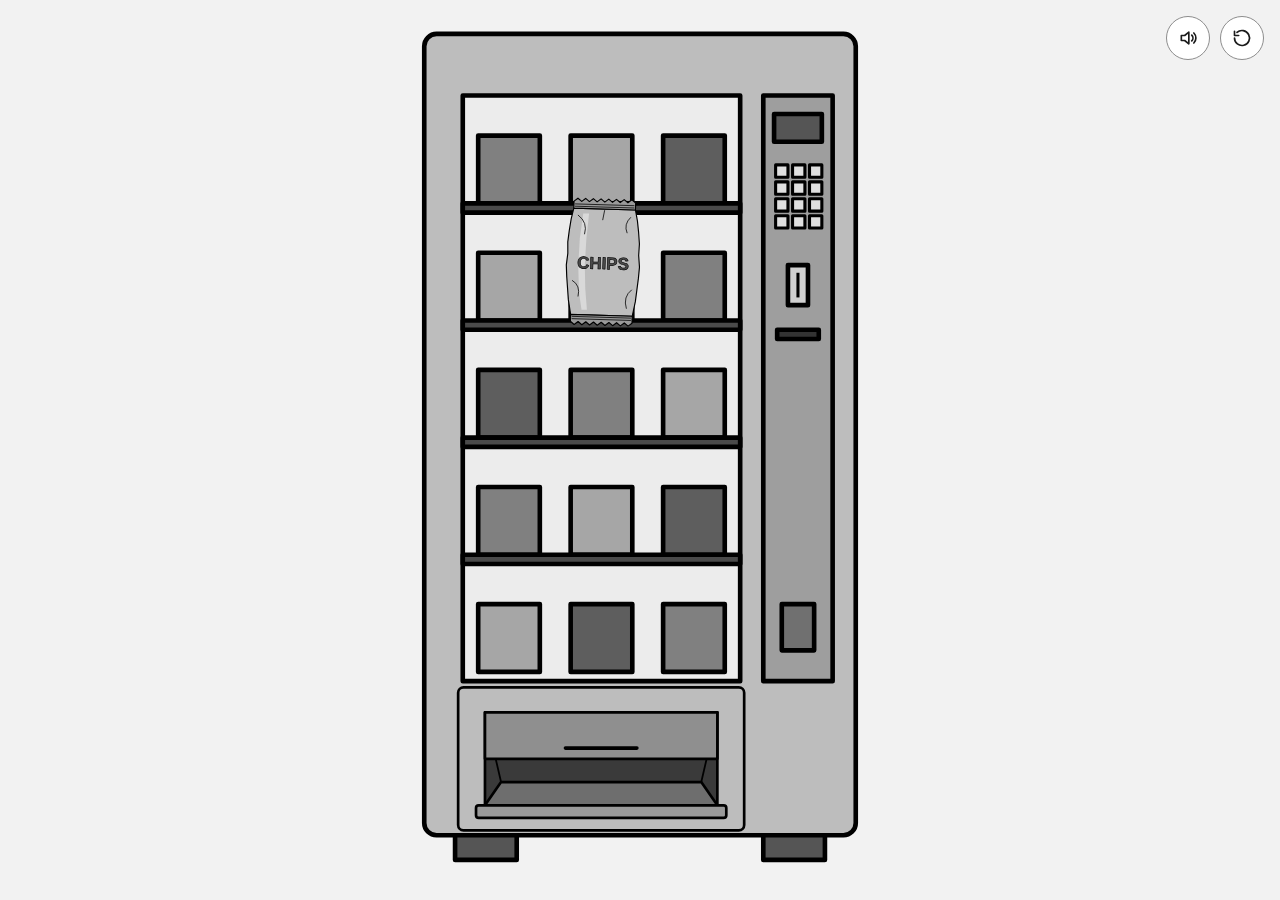
<file: studies/shake-the-vending-machine/index.html>
<!DOCTYPE html>
<html lang="en">
<head>
<meta charset="utf-8">
<meta name="viewport" content="width=device-width, initial-scale=1, viewport-fit=cover">
<title>Shake the vending machine</title>
<style>
  :root{
    --canvas:#f2f2f2; --ink:#1a1a1a; --line:#8c8c8c; --btn:#ffffff; --btn-hover:#e6e6e6;
    box-sizing:border-box;
    padding-top:env(safe-area-inset-top,0px);
    padding-bottom:env(safe-area-inset-bottom,0px);
  }
  @media (prefers-color-scheme: dark){
    :root:not([data-theme="light"]){ --canvas:#2a2a2a; --ink:#ededed; --line:#7a7a7a; --btn:#363636; --btn-hover:#444444; }
  }
  :root[data-theme="dark"]{ --canvas:#2a2a2a; --ink:#ededed; --line:#7a7a7a; --btn:#363636; --btn-hover:#444444; }
  *,*::before,*::after{box-sizing:inherit}
  html{height:100%; scroll-padding-top:env(safe-area-inset-top,0px)}
  html,body{margin:0; background:var(--canvas)}
  body{height:100%; overflow:hidden; color:var(--ink)}
  #stage{display:block; width:100%; height:100%; touch-action:none; user-select:none; -webkit-user-select:none}
  #machine{cursor:grab; outline:none}
  body.holding, body.holding #machine{cursor:grabbing}
  body.done #machine, body.intro #machine{cursor:default}
  .focus-ring{opacity:0; transition:opacity .15s}
  #machine:focus-visible .focus-ring{opacity:1}
  .controls{
    position:fixed;
    top:calc(env(safe-area-inset-top,0px) + 16px);
    right:calc(env(safe-area-inset-right,0px) + 16px);
    display:flex; gap:10px;
  }
  .ctrl{
    width:44px; height:44px; border-radius:50%;
    border:1.5px solid var(--line); background:var(--btn); color:var(--ink);
    display:grid; place-items:center; cursor:pointer; padding:0;
    transition:background .15s, transform .25s;
  }
  .ctrl:hover{background:var(--btn-hover)}
  #sound .off{display:none}
  #sound[aria-pressed="true"] .on{display:none}
  #sound[aria-pressed="true"] .off{display:block}
  #reset:active{transform:rotate(-40deg)}
  .ctrl:focus-visible{outline:2px solid var(--ink); outline-offset:3px}
</style>
</head>
<body class="intro">
<svg id="stage" viewBox="-90 8 580 584" preserveAspectRatio="xMidYMid meet" aria-label="A vending machine with a bag of chips stuck behind the glass">
  <defs>
    <g id="bagArt" transform="translate(-150,-200)"><g stroke="#000000" stroke-width="3" stroke-linejoin="round" stroke-linecap="round">
    <path d="M70,62 L64,90 L60,120 L57,150 L58,180 L55,210 L57,240 L60,270 L63,300 L70,338
             L230,338 L237,300 L240,270 L243,240 L245,210 L242,180 L243,150 L240,120 L236,90 L230,62 Z"
          fill="#bdbdbd"/>
    <path d="M95,75 L88,140 L86,210 L90,280 L98,325 L112,325 L106,270 L103,210 L105,140 L110,75 Z"
          fill="#d9d9d9" stroke="none"/>
    <path d="M70,62 L70,44 L80,36 L90,44 L100,36 L110,44 L120,36 L130,44 L140,36 L150,44
             L160,36 L170,44 L180,36 L190,44 L200,36 L210,44 L220,36 L230,44 L230,62 Z"
          fill="#9a9a9a"/>
    <line x1="74" y1="51" x2="226" y2="51" stroke-width="2"/>
    <line x1="74" y1="57" x2="226" y2="57" stroke-width="2"/>
    <path d="M70,338 L70,356 L80,364 L90,356 L100,364 L110,356 L120,364 L130,356 L140,364 L150,356
             L160,364 L170,356 L180,364 L190,356 L200,364 L210,356 L220,364 L230,356 L230,338 Z"
          fill="#9a9a9a"/>
    <line x1="74" y1="343" x2="226" y2="343" stroke-width="2"/>
    <line x1="74" y1="349" x2="226" y2="349" stroke-width="2"/>
    <text x="150" y="218" text-anchor="middle" font-family="Arial Black, Arial, Helvetica, sans-serif"
          font-size="44" font-weight="900" fill="#4a4a4a" stroke="#000000" stroke-width="1.5">CHIPS</text>
    <g fill="none" stroke-width="2">
      <path d="M82,80 Q108,98 100,128"/>
      <path d="M218,82 Q200,100 210,122"/>
      <path d="M72,250 Q94,262 88,290"/>
      <path d="M226,270 Q204,288 214,318"/>
      <path d="M150,66 L146,90"/>
    </g>
  </g></g>
    <clipPath id="windowClip" clipPathUnits="userSpaceOnUse"><rect x="86.5" y="71.5" width="177" height="377"/></clipPath>
    <clipPath id="openingClip" clipPathUnits="userSpaceOnUse"><rect x="99.4" y="470.2" width="150.8" height="60.4"/></clipPath>
  </defs>
  <g id="machine" tabindex="0" role="button" aria-label="Vending machine. Hold and move left and right, or use the arrow keys, to shake it.">
    <rect class="focus-ring" x="48" y="18" width="304" height="560" rx="14" fill="none" stroke="var(--line)" stroke-width="2" stroke-dasharray="6 6"/>
    <g id="vmArt"><g stroke="#000000" stroke-width="3" stroke-linejoin="round">
    <rect x="80" y="548" width="40" height="18" fill="#555555"/>
    <rect x="280" y="548" width="40" height="18" fill="#555555"/>
    <rect x="60" y="30" width="280" height="520" rx="8" fill="#bdbdbd"/>
    <rect x="85" y="70" width="180" height="380" fill="#ececec"/>
    <rect x="95" y="96" width="40" height="44" fill="#808080"/>
    <rect x="155" y="96" width="40" height="44" fill="#a6a6a6"/>
    <rect x="215" y="96" width="40" height="44" fill="#5e5e5e"/>
    <rect x="85" y="140" width="180" height="6" fill="#4a4a4a"/>
    <rect x="95" y="172" width="40" height="44" fill="#a6a6a6"/>
    <rect x="155" y="172" width="40" height="44" fill="#5e5e5e"/>
    <rect x="215" y="172" width="40" height="44" fill="#808080"/>
    <rect x="85" y="216" width="180" height="6" fill="#4a4a4a"/>
    <rect x="95" y="248" width="40" height="44" fill="#5e5e5e"/>
    <rect x="155" y="248" width="40" height="44" fill="#808080"/>
    <rect x="215" y="248" width="40" height="44" fill="#a6a6a6"/>
    <rect x="85" y="292" width="180" height="6" fill="#4a4a4a"/>
    <rect x="95" y="324" width="40" height="44" fill="#808080"/>
    <rect x="155" y="324" width="40" height="44" fill="#a6a6a6"/>
    <rect x="215" y="324" width="40" height="44" fill="#5e5e5e"/>
    <rect x="85" y="368" width="180" height="6" fill="#4a4a4a"/>
    <rect x="95" y="400" width="40" height="44" fill="#a6a6a6"/>
    <rect x="155" y="400" width="40" height="44" fill="#5e5e5e"/>
    <rect x="215" y="400" width="40" height="44" fill="#808080"/>
    <rect x="280" y="70" width="45" height="380" fill="#9e9e9e"/>
    <rect x="287" y="82" width="31" height="18" fill="#555555"/>
    <g stroke-width="2" fill="#e0e0e0">
      <rect x="288" y="115" width="8" height="8"/>
      <rect x="299" y="115" width="8" height="8"/>
      <rect x="310" y="115" width="8" height="8"/>
      <rect x="288" y="126" width="8" height="8"/>
      <rect x="299" y="126" width="8" height="8"/>
      <rect x="310" y="126" width="8" height="8"/>
      <rect x="288" y="137" width="8" height="8"/>
      <rect x="299" y="137" width="8" height="8"/>
      <rect x="310" y="137" width="8" height="8"/>
      <rect x="288" y="148" width="8" height="8"/>
      <rect x="299" y="148" width="8" height="8"/>
      <rect x="310" y="148" width="8" height="8"/>
    </g>
    <rect x="296" y="180" width="13" height="26" fill="#d0d0d0"/>
    <line x1="302.5" y1="185" x2="302.5" y2="201" stroke-width="2"/>
    <rect x="289" y="222" width="27" height="6" fill="#333333"/>
    <rect x="292" y="400" width="21" height="30" fill="#707070"/>
    <rect x="85" y="470" width="180" height="55" fill="#8a8a8a"/>
    <line x1="140" y1="484" x2="210" y2="484" stroke-width="4" stroke-linecap="round"/>
  </g></g>
    <g clip-path="url(#windowClip)">
      <use id="bagStuck" href="#bagArt"/>
    </g>
    <g id="tray" transform="translate(58.8,430.8) scale(0.58)"><g stroke="#000000" stroke-width="3" stroke-linejoin="round" stroke-linecap="round">
  <rect x="40" y="40" width="320" height="160" rx="6" fill="#bdbdbd"/>
  <rect x="70" y="68" width="260" height="104" fill="#3a3a3a"/>
  <polygon points="70,172 330,172 312,146 88,146" fill="#6e6e6e"/>
  <line x1="70" y1="68" x2="88" y2="146" stroke-width="2"/>
  <line x1="330" y1="68" x2="312" y2="146" stroke-width="2"/>
</g></g>
    <g clip-path="url(#openingClip)">
      <use id="bagTray" href="#bagArt" visibility="hidden"/>
    </g>
    <g id="trayFront" transform="translate(58.8,430.8) scale(0.58)"><g stroke="#000000" stroke-width="3" stroke-linejoin="round" stroke-linecap="round">
  <rect x="70" y="68" width="260" height="52" fill="#8f8f8f"/>
  <line x1="160" y1="108" x2="240" y2="108" stroke-width="4"/>
  <rect x="60" y="172" width="280" height="14" rx="3" fill="#9a9a9a"/>
</g></g>
  </g>
</svg>

<div class="controls">
<button id="sound" class="ctrl" type="button" aria-label="Mute sound" aria-pressed="false">
  <svg class="on" width="20" height="20" viewBox="0 0 24 24" fill="none" stroke="currentColor" stroke-width="2" stroke-linecap="round" stroke-linejoin="round" aria-hidden="true">
    <path d="M4 9v6h4l5 4V5L8 9H4z"/><path d="M16.5 8.5a5 5 0 0 1 0 7"/><path d="M19 6a8.5 8.5 0 0 1 0 12"/>
  </svg>
  <svg class="off" width="20" height="20" viewBox="0 0 24 24" fill="none" stroke="currentColor" stroke-width="2" stroke-linecap="round" stroke-linejoin="round" aria-hidden="true">
    <path d="M4 9v6h4l5 4V5L8 9H4z"/><path d="M17 9l5 6"/><path d="M22 9l-5 6"/>
  </svg>
</button>
<button id="reset" class="ctrl" type="button" aria-label="Reset">
  <svg width="20" height="20" viewBox="0 0 24 24" fill="none" stroke="currentColor" stroke-width="2" stroke-linecap="round" stroke-linejoin="round" aria-hidden="true">
    <path d="M3 12a9 9 0 1 0 3-6.7"/><path d="M3 4v5h5"/>
  </svg>
</button>
</div>

<script>
(function(){
  const svg = document.getElementById('stage');
  const machine = document.getElementById('machine');
  const bagStuck = document.getElementById('bagStuck');
  const bagTray = document.getElementById('bagTray');
  const body = document.body;
  const reduced = window.matchMedia('(prefers-reduced-motion: reduce)').matches;

  // ---------- Sound (synthesised with Web Audio, no files) ----------
  const Snd = (() => {
    let ctx = null, master = null, noiseBuf = null, muted = false, lastKnock = 0;
    function ensure(){
      if (!ctx){
        const AC = window.AudioContext || window.webkitAudioContext;
        if (!AC) return null;
        ctx = new AC();
        master = ctx.createGain(); master.gain.value = 0.8; master.connect(ctx.destination);
        noiseBuf = ctx.createBuffer(1, ctx.sampleRate, ctx.sampleRate);
        const d = noiseBuf.getChannelData(0);
        for (let i=0;i<d.length;i++) d[i] = Math.random()*2-1;
      }
      if (ctx.state === 'suspended') ctx.resume();
      return ctx;
    }
    function noise(t, dur, o){
      const src = ctx.createBufferSource(); src.buffer = noiseBuf;
      const f = ctx.createBiquadFilter(); f.type = o.type || 'bandpass'; f.Q.value = o.q || 1;
      f.frequency.setValueAtTime(o.freq, t);
      if (o.freq1) f.frequency.exponentialRampToValueAtTime(o.freq1, t+dur);
      const g = ctx.createGain();
      g.gain.setValueAtTime(0.0001, t);
      g.gain.exponentialRampToValueAtTime(Math.max(0.0002,o.gain), t + (o.attack || 0.002));
      g.gain.exponentialRampToValueAtTime(0.0001, t+dur);
      src.connect(f).connect(g).connect(master);
      src.start(t, Math.random()*0.5, dur+0.05);
    }
    function tone(t, dur, f0, f1, type, gain){
      const o = ctx.createOscillator(); o.type = type;
      o.frequency.setValueAtTime(f0, t); o.frequency.exponentialRampToValueAtTime(f1, t+dur);
      const g = ctx.createGain();
      g.gain.setValueAtTime(0.0001, t);
      g.gain.exponentialRampToValueAtTime(Math.max(0.0002,gain), t+0.005);
      g.gain.exponentialRampToValueAtTime(0.0001, t+dur);
      o.connect(g).connect(master); o.start(t); o.stop(t+dur+0.05);
    }
    const ok = () => !muted && ensure();
    const S = {
      setMuted(m){ muted = m; },
      // hand meets heavy metal cabinet
      grab(){
        if (!ok()) return; const t = ctx.currentTime;
        tone(t, .12, 120, 75, 'sine', .3);
        noise(t, .07, {type:'lowpass', freq:800, gain:.12});
      },
      // the raised foot lands back on the floor; cans clink inside
      knock(s){
        if (!ok()) return; const t = ctx.currentTime;
        if (t - lastKnock < .09) return; lastKnock = t;
        tone(t, .2, 95, 50, 'triangle', .45*s);
        noise(t, .13, {type:'lowpass', freq:450, gain:.3*s});
        noise(t+.01, .16, {type:'bandpass', freq:2200+Math.random()*900, q:14, gain:.09*s});
        noise(t+.03, .12, {type:'bandpass', freq:3400+Math.random()*900, q:16, gain:.05*s});
      },
      // plastic chip bag crinkle: a cluster of tiny bright bursts
      crinkle(a){
        if (!ok()) return; const t = ctx.currentTime;
        const n = 2 + Math.round(Math.min(a,1.4)*3);
        for (let i=0;i<n;i++){
          const dt = Math.random()*0.06;
          noise(t+dt, .015 + Math.random()*.03,
            {type:'bandpass', freq:3000+Math.random()*5000, q:1.5+Math.random()*2, gain:(.05+Math.random()*.08)*Math.min(a,1.3)});
        }
      },
      // coin accepted: relay click, then the motor turns the spiral
      whir(d){
        if (!ok()) return; const t = ctx.currentTime;
        tone(t, .05, 1800, 1400, 'square', .035);
        const o = ctx.createOscillator(); o.type = 'sawtooth';
        o.frequency.setValueAtTime(46, t+.05); o.frequency.linearRampToValueAtTime(58, t+d);
        const f = ctx.createBiquadFilter(); f.type = 'lowpass'; f.frequency.value = 380;
        const g = ctx.createGain();
        g.gain.setValueAtTime(0.0001, t+.05); g.gain.exponentialRampToValueAtTime(.18, t+.15);
        g.gain.setValueAtTime(.18, t+d-.12); g.gain.exponentialRampToValueAtTime(0.0001, t+d);
        o.connect(f).connect(g).connect(master); o.start(t+.05); o.stop(t+d+.05);
      },
      // bag drops, then catches on the shelf edge
      snag(){
        if (!ok()) return; const t = ctx.currentTime;
        tone(t, .1, 170, 90, 'triangle', .28);
        noise(t, .09, {type:'bandpass', freq:1800, q:6, gain:.1});
        S.crinkle(1.1);
      },
      // bag breaks free, then slides down past the shelves
      pop(){
        if (!ok()) return; const t = ctx.currentTime;
        S.crinkle(1.3);
        tone(t, .09, 240, 520, 'sine', .14);
        noise(t+.05, .38, {type:'bandpass', freq:600, freq1:2200, q:1.2, gain:.07, attack:.08});
      },
      // bag lands in the tray and hits the flap
      thud(v, first){
        if (!ok()) return; const t = ctx.currentTime;
        tone(t, .22, 110, 46, 'sine', .55*v);
        noise(t, .15, {type:'lowpass', freq:380, gain:.3*v});
        if (first) noise(t+.02, .14, {type:'bandpass', freq:1500, q:9, gain:.12*v});
        S.crinkle(.9*v);
      }
    };
    return S;
  })();

  // Geometry (vending machine coordinates)
  const FOOT_L = {x:80, y:566}, FOOT_R = {x:320, y:566};
  const START = {x:176, y:175};                  // bag standing on its shelf before vending
  const STUCK = {x:176, y:250, r:16};           // bag caught on the shelf edge
  const BAG_SCALE = 0.25;
  const WINDOW_BOTTOM = 450;
  const TRAY = {x:175, rest:503, r:82};          // bag lying in the tray
  const NEED = 12;                               // direction reversals to free the bag
  const REVERSAL = 24;                           // svg units of travel per reversal
  const MAX_TILT = reduced ? 6 : 11;

  let S;
  function initial(){
    return {
      mode:'intro', locked:true, holding:false,
      intro:{t:0, y:START.y, vy:0, r:0, whir:false},
      ang:0, angV:0, angPrevV:0, tx:0, txV:0, ty:0, tyV:0,
      startX:0, curX:0, lastX:0, speed:0,
      dir:0, ext:0, shakes:0, lastRev:0, ready:false, readyT:0,
      b:{x:0,y:0,r:0,vx:0,vy:0,vr:0},
      f:{x:0,y:0,r:0,vy:0,vr:0},
      t:{y:0,vy:0,r:0,bounces:0},
      key:{active:false, side:0, timer:null}
    };
  }
  S = initial();

  function svgX(clientX, clientY){
    const p = svg.createSVGPoint(); p.x = clientX; p.y = clientY;
    return p.matrixTransform(svg.getScreenCTM().inverse()).x;
  }

  // ---------- Input ----------
  function press(x){
    if (S.locked) return;
    S.holding = true; S.startX = S.curX = S.lastX = x;
    S.dir = 0; S.ext = x;
    // contact: a small nudge so the machine reads as movable
    S.angV += (Math.random() < .5 ? -1 : 1) * 22;
    S.tyV += 40;
    S.b.vy -= 18; S.b.vr += (Math.random()-.5)*40;
    body.classList.add('holding');
    Snd.grab();
  }
  function move(x){
    if (!S.holding || S.locked) return;
    S.curX = x;
    // count direction reversals
    if (S.dir === 0){
      if (Math.abs(x - S.ext) > REVERSAL/2){ S.dir = Math.sign(x - S.ext); S.ext = x; }
    } else if (S.dir === 1){
      if (x > S.ext) S.ext = x;
      else if (S.ext - x > REVERSAL){ reversal(); S.dir = -1; S.ext = x; }
    } else {
      if (x < S.ext) S.ext = x;
      else if (x - S.ext > REVERSAL){ reversal(); S.dir = 1; S.ext = x; }
    }
  }
  function reversal(){
    // only count real swings: the machine must actually be tilted, and not too fast
    const now = performance.now();
    if (S.ready || (Math.abs(S.ang) < 1.2 && Math.abs(S.angV) < 15) || now - S.lastRev < 90) return;
    S.lastRev = now;
    S.shakes++;
    const p = S.shakes / NEED;
    // the bag hops and twists a little more each time
    S.b.vy -= 45 + 70*p;
    S.b.vr += (Math.random()-.5) * (60 + 160*p);
    S.b.vx += (Math.random()-.5) * 40 * p;
    Snd.crinkle(0.5 + p*0.8);
    if (S.shakes >= NEED) S.ready = true;   // bag lets go on the next swing back through centre
  }
  function release(){
    if (!S.holding) return;
    S.holding = false;
    body.classList.remove('holding');
    if (S.mode === 'stuck' && !S.ready){ S.shakes = 0; S.dir = 0; }   // effort lost, bag settles back
  }
  function release_bag(){
    S.mode = 'falling'; S.locked = true;
    S.f.x = STUCK.x + S.b.x; S.f.y = STUCK.y + S.b.y; S.f.r = STUCK.r + S.b.r;
    S.f.vy = -110; S.f.vr = (Math.random() < .5 ? -1 : 1) * (160 + Math.random()*120);
    S.holding = false; body.classList.remove('holding'); body.classList.add('done');
    Snd.pop();
  }

  machine.addEventListener('pointerdown', e => {
    if (e.button !== 0) return;
    e.preventDefault();
    svg.setPointerCapture(e.pointerId);
    press(svgX(e.clientX, e.clientY));
  });
  svg.addEventListener('pointermove', e => move(svgX(e.clientX, e.clientY)));
  svg.addEventListener('pointerup', release);
  svg.addEventListener('pointercancel', release);
  svg.addEventListener('lostpointercapture', release);

  // keyboard: alternate arrow keys to shake
  machine.addEventListener('keydown', e => {
    if (e.key !== 'ArrowLeft' && e.key !== 'ArrowRight') return;
    e.preventDefault();
    if (S.locked) return;
    const side = e.key === 'ArrowRight' ? 1 : -1;
    if (!S.holding){ press(0); S.key.active = true; }
    if (S.key.active){ move(side * 60); }
    clearTimeout(S.key.timer);
    S.key.timer = setTimeout(() => { if (S.key.active){ S.key.active = false; release(); } }, 700);
  });
  machine.addEventListener('blur', () => { if (S.key.active){ S.key.active = false; release(); } });

  document.getElementById('reset').addEventListener('click', () => {
    clearTimeout(S.key.timer);
    S = initial();
    body.classList.remove('holding','done');
    body.classList.add('intro');
    bagStuck.setAttribute('visibility','visible');
    bagTray.setAttribute('visibility','hidden');
    S.tyV = 30; // tiny settle so the reset reads as a fresh start
  });

  const soundBtn = document.getElementById('sound');
  soundBtn.addEventListener('click', () => {
    const off = soundBtn.getAttribute('aria-pressed') !== 'true';
    soundBtn.setAttribute('aria-pressed', String(off));
    soundBtn.setAttribute('aria-label', off ? 'Unmute sound' : 'Mute sound');
    Snd.setMuted(off);
  });

  // ---------- Simulation ----------
  function step(dt){
    // pointer speed for a bit of unpredictable wobble
    const dx = S.curX - S.lastX; S.lastX = S.curX;
    S.speed = S.speed*0.8 + Math.abs(dx)/dt*0.2;

    // machine tilt
    let target = 0, txT = 0, tyT = 0;
    if (S.holding && !S.locked){
      const d = S.curX - S.startX;
      target = Math.max(-MAX_TILT, Math.min(MAX_TILT, d*0.2));
      txT = Math.max(-14, Math.min(14, d*0.07));
      tyT = 2;
      S.angV += (Math.random()-.5) * Math.min(S.speed, 1500) * (reduced ? 0 : 0.035);
    }
    const k = 170, c = reduced ? 22 : 7.5;
    const angA = k*(target - S.ang) - c*S.angV;
    const prevAng = S.ang;
    S.angV += angA*dt; S.ang += S.angV*dt;
    if ((prevAng > 0) !== (S.ang > 0) && Math.abs(S.angV) > 18)
      Snd.knock(Math.min(1, Math.abs(S.angV)/140));
    if (S.ready && S.mode === 'stuck'){
      S.readyT += dt;
      if ((prevAng > 0) !== (S.ang > 0) || S.readyT > 1.2) release_bag();
    }
    S.txV += (220*(txT - S.tx) - 16*S.txV)*dt; S.tx += S.txV*dt;
    S.tyV += (400*(tyT - S.ty) - 18*S.tyV)*dt; S.ty += S.tyV*dt;

    if (S.mode === 'intro'){
      // coin already in: the spiral turns, the bag starts to drop... and catches
      const I = S.intro; I.t += dt;
      if (I.t > 0.6 && !I.whir){ I.whir = true; Snd.whir(1.0); }
      if (I.t < 1.6){
        if (I.t > 0.6){
          const k2 = (I.t - 0.6) / 1.0;
          I.y = START.y + k2*7 + (Math.random()-.5)*1.4;
          I.r = k2*4 + (Math.random()-.5)*2*k2;
        }
      } else {
        I.vy += 1700*dt; I.y += I.vy*dt;
        I.r += (24 - I.r) * Math.min(1, dt*7);
        if (I.y >= STUCK.y){
          S.mode = 'stuck'; S.locked = false; body.classList.remove('intro');
          S.b.x = 0; S.b.y = 0; S.b.r = I.r - STUCK.r;
          S.b.vy = 170; S.b.vr = 140; S.b.vx = (Math.random()-.5)*40;
          S.angV += 7; S.tyV += 25;
          Snd.snag();
        }
      }
    }
    else if (S.mode === 'stuck'){
      const p = S.shakes / NEED;
      const bx0 = p*3, by0 = p*15, br0 = p*10;
      const drive = (0.6 + p) * (reduced ? .4 : 1);
      const b = S.b;
      b.vx += (-300*(b.x - bx0) - 11*b.vx - angA*0.007*drive*60)*dt;
      b.vy += (-320*(b.y - by0) - 12*b.vy)*dt;
      b.vr += (-280*(b.r - br0) - 9*b.vr  - angA*0.01*drive*60)*dt;
      // rattle: the bag jitters in its slot whenever the machine is moving
      if (S.holding){
        const energy = Math.min(1, Math.min(S.speed,1500)/900 + Math.abs(S.angV)/120);
        const amt = energy * (0.6 + p) * (reduced ? .3 : 1);
        b.vr += (Math.random()-.5) * amt * 280;
        b.vx += (Math.random()-.5) * amt * 100;
        b.vy += (Math.random()-.5) * amt * 80;
      }
      b.x += b.vx*dt; b.y += b.vy*dt; b.r += b.vr*dt;
      b.x = clamp(b.x,-10,10); b.y = clamp(b.y,-14,24); b.r = clamp(b.r,-18,34);
    }
    else if (S.mode === 'falling'){
      const f = S.f;
      f.vy += 1700*dt; f.y += f.vy*dt; f.r += f.vr*dt;
      if (f.y > WINDOW_BOTTOM + 70){
        S.mode = 'tray';
        bagStuck.setAttribute('visibility','hidden');
        bagTray.setAttribute('visibility','visible');
        S.t.y = 455; S.t.vy = 420; S.t.r = 30;
      }
    }
    else if (S.mode === 'tray'){
      const t = S.t;
      t.vy += 1700*dt; t.y += t.vy*dt;
      t.r += (TRAY.r - t.r) * Math.min(1, dt*9);
      if (t.y >= TRAY.rest){
        t.y = TRAY.rest;
        if (t.vy > 60){
          // thud: the machine wobbles once more as the bag lands
          Snd.thud(Math.min(1, t.vy/650), t.bounces === 0);
          if (t.bounces === 0) S.angV += (Math.random()<.5?-1:1) * 26;
          S.tyV += t.vy*0.12;
          t.vy = -t.vy*0.33; t.bounces++;
        } else { t.vy = 0; S.mode = 'done'; }
      }
    }
    S.angPrevV = S.angV;
  }
  function clamp(v,a,b){ return v<a?a:v>b?b:v; }

  // ---------- Render ----------
  function render(){
    const piv = S.ang >= 0 ? FOOT_R : FOOT_L;
    machine.setAttribute('transform',
      `translate(${S.tx.toFixed(2)},${S.ty.toFixed(2)}) rotate(${S.ang.toFixed(3)},${piv.x},${piv.y})`);
    if (S.mode === 'intro'){
      bagStuck.setAttribute('transform',
        `translate(${START.x},${S.intro.y.toFixed(2)}) rotate(${S.intro.r.toFixed(2)}) scale(${BAG_SCALE})`);
    } else if (S.mode === 'stuck'){
      bagStuck.setAttribute('transform',
        `translate(${(STUCK.x+S.b.x).toFixed(2)},${(STUCK.y+S.b.y).toFixed(2)}) rotate(${(STUCK.r+S.b.r).toFixed(2)}) scale(${BAG_SCALE})`);
    } else if (S.mode === 'falling'){
      bagStuck.setAttribute('transform',
        `translate(${S.f.x.toFixed(2)},${S.f.y.toFixed(2)}) rotate(${S.f.r.toFixed(2)}) scale(${BAG_SCALE})`);
    } else {
      bagTray.setAttribute('transform',
        `translate(${TRAY.x},${S.t.y.toFixed(2)}) rotate(${S.t.r.toFixed(2)}) scale(${BAG_SCALE})`);
    }
  }

  let last = performance.now();
  let nextRattle = 0;
  function frame(now){
    let dt = Math.min(0.033, (now - last)/1000); last = now;
    const n = 3; for (let i=0;i<n;i++) step(dt/n);
    render();
    // continuous bag rattle while the machine is being shaken
    if (S.holding && S.mode === 'stuck'){
      const e = Math.min(1, Math.min(S.speed,1500)/900 + Math.abs(S.angV)/120);
      if (e > .15 && now > nextRattle){
        Snd.crinkle(e * (0.35 + 0.6*S.shakes/NEED));
        nextRattle = now + 70 + Math.random()*90 - e*30;
      }
    }
    requestAnimationFrame(frame);
  }
  render();
  requestAnimationFrame(frame);
})();
</script>
</body>
</html>
</file>
<file: docs/css/style.css>
/* Wallet to Chips — one continuous sequence built from three interaction studies */

:root {
  --bg: #f2f2f2; --ground: #e5e5e5; --horizon: #9a9a9a;
  --ink: #1a1a1a; --ink-soft: #8a8a8a; --line: #8c8c8c;
  --btn: #ffffff; --btn-hover: #e6e6e6;
  box-sizing: border-box;
}
@media (prefers-color-scheme: dark) {
  :root:not([data-theme="light"]) {
    --bg: #2a2a2a; --ground: #232323; --horizon: #5a5a5a;
    --ink: #ededed; --ink-soft: #8a8a8a; --line: #7a7a7a;
    --btn: #363636; --btn-hover: #444444;
  }
}
:root[data-theme="dark"] {
  --bg: #2a2a2a; --ground: #232323; --horizon: #5a5a5a;
  --ink: #ededed; --ink-soft: #8a8a8a; --line: #7a7a7a;
  --btn: #363636; --btn-hover: #444444;
}
*, *::before, *::after { box-sizing: inherit; }
html, body { height: 100%; margin: 0; }
body {
  background: var(--bg); color: var(--ink); overflow: hidden;
  font-family: system-ui, -apple-system, "Segoe UI", Roboto, sans-serif;
  -webkit-user-select: none; user-select: none; -webkit-tap-highlight-color: transparent;
}
.defs { position: absolute; width: 0; height: 0; overflow: hidden; }
.sr-only {
  position: absolute; width: 1px; height: 1px; padding: 0; margin: -1px;
  overflow: hidden; clip: rect(0 0 0 0); white-space: nowrap; border: 0;
}

#app { position: fixed; inset: 0; overflow: hidden; touch-action: none; transition: opacity .35s ease; }
#app.fade { opacity: 0; }

/* ---------- World ---------- */
#world { position: absolute; inset: 0; width: 100%; height: 100%; display: block; }
#groundFill { fill: var(--ground); }
#horizon { stroke: var(--horizon); }

/* ---------- Wallet (open-the-wallet) ---------- */
#walletPose { position: absolute; left: 0; top: 0; transform-origin: 0 0; pointer-events: none; z-index: 2; }
#wShadow {
  position: absolute; left: 50%; top: 20%; width: 37%; height: 61.5%;
  border-radius: 6%; background: #000; opacity: .3; filter: blur(3px);
}
#walletTilt { position: absolute; inset: 0; transform-origin: 68.5% 20%; outline: none; }
#wstage { position: absolute; inset: 0; pointer-events: none; }
.step-1 #wstage, .step-2 #wstage { pointer-events: auto; }
#wstage svg { position: absolute; inset: 0; width: 100%; height: 100%; overflow: visible; }
#base, #overlay { pointer-events: none; }
#coverWrap { position: absolute; inset: 0; pointer-events: none; }
#cover {
  position: absolute; inset: 0;
  transform-style: preserve-3d; transform-origin: 50% 50%; will-change: transform;
}
.slice { position: absolute; inset: 0; pointer-events: none; will-change: transform; }
.slice svg { pointer-events: none; }
.face { position: absolute; inset: 0; backface-visibility: hidden; -webkit-backface-visibility: hidden; }
.face svg { pointer-events: none; }
.face .hit { pointer-events: none; }
.step-2 .face .hit { pointer-events: visiblePainted; cursor: grab; }
#outer { transform: rotateY(180deg); }

#pickHit { pointer-events: none; }
.step-1 #pickHit { pointer-events: visiblePainted; cursor: grab; }
#wstage.dragging, #wstage.dragging .hit, #wstage.dragging #pickHit { cursor: grabbing; }
#wstage.done .hit { cursor: default; }

#edgeGlow, #pickGlow { animation: glow 2.4s ease-in-out infinite; }
@keyframes glow { 0%, 100% { opacity: .25; } 50% { opacity: .85; } }

#coins .coin { transform-box: fill-box; transform-origin: 50% 100%; }
#coins.settle .coin { animation: settle .6s cubic-bezier(.3, 1.5, .5, 1) both; }
@keyframes settle {
  0% { transform: translateY(0) rotate(0); }
  35% { transform: translateY(-9px) rotate(-3deg); }
  65% { transform: translateY(2px) rotate(1.5deg); }
  100% { transform: translateY(0) rotate(0); }
}
.wcoin { outline: none; }
.step-3 .wcoin { pointer-events: visiblePainted; cursor: grab; }
.coinRing { stroke: var(--ink); opacity: 0; pointer-events: none; }
.wcoin:focus-visible .coinRing { opacity: 1; }

.wring { stroke: var(--ink-soft); opacity: 0; }
.step-1 #walletTilt:focus-visible .wring-closed,
.step-2 #walletTilt:focus-visible .wring-open { opacity: 1; }

/* ---------- Coin in hand (insert-the-coin) ---------- */
#coin {
  position: absolute; left: 0; top: 0; z-index: 3; visibility: hidden;
  touch-action: none; cursor: grab; will-change: transform;
  filter: drop-shadow(0 3px 2px rgba(0, 0, 0, .25)); transition: filter .12s ease-out;
}
#coin.lifted { cursor: grabbing; filter: drop-shadow(0 16px 10px rgba(0, 0, 0, .26)); }
#coin.flat { filter: none; }
#coin .face { width: 100%; height: 100%; transform-origin: 50% 50%; }
#coin svg { width: 100%; height: 100%; display: block; pointer-events: none; overflow: visible; }
#slotOutline { transition: stroke .45s ease, stroke-width .2s ease; }

/* ---------- Vending machine (shake-the-vending-machine) ---------- */
#machine { outline: none; }
.step-4 #machine { cursor: grab; }
body.holding, body.holding #machine { cursor: grabbing; }
body.done #machine, body.intro #machine { cursor: default; }
.focus-ring { opacity: 0; transition: opacity .15s; }
.step-4 #machine:focus-visible .focus-ring { opacity: 1; }

/* ---------- UI ---------- */
#progress {
  position: absolute; z-index: 5; margin: 0; padding: 0; list-style: none;
  top: calc(env(safe-area-inset-top, 0px) + 16px);
  left: calc(env(safe-area-inset-left, 0px) + 16px);
  display: flex; gap: 2px; padding: 4px; font-size: 13px; line-height: 1;
  background: var(--bg); border-radius: 999px;
  box-shadow: 0 0 0 1px color-mix(in srgb, var(--line) 35%, transparent);
  pointer-events: none;
}
#progress li {
  display: flex; align-items: center; gap: 7px;
  height: 32px; padding: 0 12px 0 7px; border-radius: 999px;
  color: var(--ink-soft); border: 1.5px solid transparent;
  transition: color .3s, background .3s, border-color .3s;
}
#progress .n {
  width: 18px; height: 18px; border-radius: 50%; display: grid; place-items: center;
  font-size: 11px; font-weight: 600; border: 1.5px solid currentColor;
}
#progress li[data-state="current"] { color: var(--ink); border-color: var(--line); background: var(--btn); }
#progress li[data-state="done"] .n { background: currentColor; }
@media (max-width: 560px) {
  #progress li:not([data-state="current"]) .t { display: none; }
  #progress li:not([data-state="current"]) { padding: 0 7px; }
}

.controls {
  position: absolute; z-index: 5; display: flex; gap: 10px;
  top: calc(env(safe-area-inset-top, 0px) + 16px);
  right: calc(env(safe-area-inset-right, 0px) + 16px);
}
.ctrl {
  width: 44px; height: 44px; border-radius: 50%;
  border: 1.5px solid var(--line); background: var(--btn); color: var(--ink);
  display: grid; place-items: center; cursor: pointer; padding: 0;
  transition: background .15s;
}
.ctrl:hover { background: var(--btn-hover); }
.ctrl:focus-visible, #again:focus-visible { outline: 2px solid var(--ink); outline-offset: 3px; }
#sound .off { display: none; }
#sound[aria-pressed="true"] .on { display: none; }
#sound[aria-pressed="true"] .off { display: block; }

/* ---------- Tool panel ---------- */
#toolsBtn[aria-expanded="true"] { background: var(--btn-hover); }
.tools {
  position: absolute; z-index: 6;
  top: calc(env(safe-area-inset-top, 0px) + 70px);
  right: calc(env(safe-area-inset-right, 0px) + 16px);
  width: min(248px, calc(100vw - 32px));
  display: grid; gap: 10px; padding: 12px 14px 14px;
  border-radius: 14px; border: 1.5px solid var(--line);
  background: var(--btn); color: var(--ink);
  box-shadow: 0 10px 28px rgba(0, 0, 0, .14);
  font-size: 14px; touch-action: auto;
}
.tools[hidden] { display: none; }
.tools-title { font-size: 11px; font-weight: 600; letter-spacing: .08em; text-transform: uppercase; color: var(--ink-soft); }
.tools-row { display: flex; align-items: center; gap: 10px; }
.tools-row label { flex: 1; }
.tools input[type="color"] {
  width: 44px; height: 32px; padding: 2px; cursor: pointer;
  border: 1.5px solid var(--line); border-radius: 8px; background: var(--bg);
}
.tools output { min-width: 68px; font: 12px/1 ui-monospace, "SF Mono", Menlo, Consolas, monospace; font-variant-numeric: tabular-nums; color: var(--ink-soft); }
.tools-reset {
  justify-self: start; padding: 6px 10px; border-radius: 8px; cursor: pointer;
  border: 1.5px solid var(--line); background: transparent; color: var(--ink); font: inherit; font-size: 13px;
}
.tools-reset:hover:not(:disabled) { background: var(--btn-hover); }
.tools-reset:disabled { opacity: .45; cursor: default; }
.tools input:focus-visible, .tools-reset:focus-visible { outline: 2px solid var(--ink); outline-offset: 2px; }

/* ---------- Refinement panel (shares the tool panel's look) ---------- */
.ctrl-wide { width: auto; padding: 0 16px; border-radius: 999px; font: inherit; font-size: 14px; }
#refineBtn[aria-expanded="true"] { background: var(--btn-hover); }
.refine { width: min(280px, calc(100vw - 32px)); gap: 14px; max-height: calc(100% - 90px); overflow-y: auto; }
.tools-field { display: grid; gap: 6px; }
.tools-head { display: flex; align-items: baseline; justify-content: space-between; gap: 10px; }
.tools-head output { min-width: 0; text-align: right; }
.tools input[type="range"] { width: 100%; margin: 0; accent-color: var(--ink); cursor: pointer; }
.tools-note { margin: 0; font-size: 12px; color: var(--ink-soft); }
.tools-note[hidden] { display: none; }

#again {
  position: absolute; z-index: 5;
  right: calc(env(safe-area-inset-right, 0px) + 16px);
  bottom: calc(env(safe-area-inset-bottom, 0px) + 16px);
  height: 44px; padding: 0 18px 0 14px; border-radius: 999px;
  border: 1.5px solid var(--line); background: var(--btn); color: var(--ink);
  display: flex; align-items: center; gap: 8px;
  font: inherit; font-size: 15px; cursor: pointer;
  opacity: 0; transform: translateY(6px); pointer-events: none;
  transition: opacity .45s ease, transform .45s ease, background .15s;
}
#again:hover { background: var(--btn-hover); }
#again svg { transition: transform .25s ease; }
#again:hover svg { transform: rotate(-40deg); }
#again.show { opacity: 1; transform: none; pointer-events: auto; }

@media (prefers-reduced-motion: reduce) {
  #edgeGlow, #pickGlow { animation: none; opacity: .6; }
  #coins.settle .coin { animation: none; }
  #app { transition: none; }
  #again { transition: none; }
}
</file>
<file: docs/color/css/style.css>
/* Wallet to Chips (color version) — same sequence and interactions, recolored */

:root {
  --bg: #f4efe7; --ground: #e7ddcf; --horizon: #b9aa95;
  --ink: #2a211c; --ink-soft: #8c7d70; --line: #b3a392;
  --btn: #fffaf3; --btn-hover: #efe5d7;
  box-sizing: border-box;
}
@media (prefers-color-scheme: dark) {
  :root:not([data-theme="light"]) {
    --bg: #2a2521; --ground: #221e1b; --horizon: #5e544a;
    --ink: #f1e8dd; --ink-soft: #9d8f81; --line: #7c6f62;
    --btn: #362f2a; --btn-hover: #443b34;
  }
}
:root[data-theme="dark"] {
  --bg: #2a2521; --ground: #221e1b; --horizon: #5e544a;
  --ink: #f1e8dd; --ink-soft: #9d8f81; --line: #7c6f62;
  --btn: #362f2a; --btn-hover: #443b34;
}
*, *::before, *::after { box-sizing: inherit; }
html, body { height: 100%; margin: 0; }
body {
  background: var(--bg); color: var(--ink); overflow: hidden;
  font-family: system-ui, -apple-system, "Segoe UI", Roboto, sans-serif;
  -webkit-user-select: none; user-select: none; -webkit-tap-highlight-color: transparent;
}
.defs { position: absolute; width: 0; height: 0; overflow: hidden; }
.sr-only {
  position: absolute; width: 1px; height: 1px; padding: 0; margin: -1px;
  overflow: hidden; clip: rect(0 0 0 0); white-space: nowrap; border: 0;
}

#app { position: fixed; inset: 0; overflow: hidden; touch-action: none; transition: opacity .35s ease; }
#app.fade { opacity: 0; }

/* ---------- World ---------- */
#world { position: absolute; inset: 0; width: 100%; height: 100%; display: block; }
#groundFill { fill: var(--ground); }
#horizon { stroke: var(--horizon); }

/* ---------- Wallet (open-the-wallet) ---------- */
#walletPose { position: absolute; left: 0; top: 0; transform-origin: 0 0; pointer-events: none; z-index: 2; }
#wShadow {
  position: absolute; left: 50%; top: 20%; width: 37%; height: 61.5%;
  border-radius: 6%; background: #000; opacity: .3; filter: blur(3px);
}
#walletTilt { position: absolute; inset: 0; transform-origin: 68.5% 20%; outline: none; }
#wstage { position: absolute; inset: 0; pointer-events: none; }
.step-1 #wstage, .step-2 #wstage { pointer-events: auto; }
#wstage svg { position: absolute; inset: 0; width: 100%; height: 100%; overflow: visible; }
#base, #overlay { pointer-events: none; }
#coverWrap { position: absolute; inset: 0; pointer-events: none; }
#cover {
  position: absolute; inset: 0;
  transform-style: preserve-3d; transform-origin: 50% 50%; will-change: transform;
}
.slice { position: absolute; inset: 0; pointer-events: none; will-change: transform; }
.slice svg { pointer-events: none; }
.face { position: absolute; inset: 0; backface-visibility: hidden; -webkit-backface-visibility: hidden; }
.face svg { pointer-events: none; }
.face .hit { pointer-events: none; }
.step-2 .face .hit { pointer-events: visiblePainted; cursor: grab; }
#outer { transform: rotateY(180deg); }

#pickHit { pointer-events: none; }
.step-1 #pickHit { pointer-events: visiblePainted; cursor: grab; }
#wstage.dragging, #wstage.dragging .hit, #wstage.dragging #pickHit { cursor: grabbing; }
#wstage.done .hit { cursor: default; }

#edgeGlow, #pickGlow { animation: glow 2.4s ease-in-out infinite; }
@keyframes glow { 0%, 100% { opacity: .25; } 50% { opacity: .85; } }

#coins .coin { transform-box: fill-box; transform-origin: 50% 100%; }
#coins.settle .coin { animation: settle .6s cubic-bezier(.3, 1.5, .5, 1) both; }
@keyframes settle {
  0% { transform: translateY(0) rotate(0); }
  35% { transform: translateY(-9px) rotate(-3deg); }
  65% { transform: translateY(2px) rotate(1.5deg); }
  100% { transform: translateY(0) rotate(0); }
}
.wcoin { outline: none; }
.step-3 .wcoin { pointer-events: visiblePainted; cursor: grab; }
.coinRing { stroke: var(--ink); opacity: 0; pointer-events: none; }
.wcoin:focus-visible .coinRing { opacity: 1; }

.wring { stroke: var(--ink-soft); opacity: 0; }
.step-1 #walletTilt:focus-visible .wring-closed,
.step-2 #walletTilt:focus-visible .wring-open { opacity: 1; }

/* ---------- Coin in hand (insert-the-coin) ---------- */
#coin {
  position: absolute; left: 0; top: 0; z-index: 3; visibility: hidden;
  touch-action: none; cursor: grab; will-change: transform;
  filter: drop-shadow(0 3px 2px rgba(0, 0, 0, .25)); transition: filter .12s ease-out;
}
#coin.lifted { cursor: grabbing; filter: drop-shadow(0 16px 10px rgba(0, 0, 0, .26)); }
#coin.flat { filter: none; }
#coin .face { width: 100%; height: 100%; transform-origin: 50% 50%; }
#coin svg { width: 100%; height: 100%; display: block; pointer-events: none; overflow: visible; }
#slotOutline { transition: stroke .45s ease, stroke-width .2s ease; }

/* ---------- Vending machine (shake-the-vending-machine) ---------- */
#machine { outline: none; }
.step-4 #machine { cursor: grab; }
body.holding, body.holding #machine { cursor: grabbing; }
body.done #machine, body.intro #machine { cursor: default; }
.focus-ring { opacity: 0; transition: opacity .15s; }
.step-4 #machine:focus-visible .focus-ring { opacity: 1; }

/* ---------- UI ---------- */
#progress {
  position: absolute; z-index: 5; margin: 0; padding: 0; list-style: none;
  top: calc(env(safe-area-inset-top, 0px) + 16px);
  left: calc(env(safe-area-inset-left, 0px) + 16px);
  display: flex; gap: 2px; padding: 4px; font-size: 13px; line-height: 1;
  background: var(--bg); border-radius: 999px;
  box-shadow: 0 0 0 1px color-mix(in srgb, var(--line) 35%, transparent);
  pointer-events: none;
}
#progress li {
  display: flex; align-items: center; gap: 7px;
  height: 32px; padding: 0 12px 0 7px; border-radius: 999px;
  color: var(--ink-soft); border: 1.5px solid transparent;
  transition: color .3s, background .3s, border-color .3s;
}
#progress .n {
  width: 18px; height: 18px; border-radius: 50%; display: grid; place-items: center;
  font-size: 11px; font-weight: 600; border: 1.5px solid currentColor;
}
#progress li[data-state="current"] { color: var(--ink); border-color: var(--line); background: var(--btn); }
#progress li[data-state="done"] .n { background: currentColor; }
@media (max-width: 560px) {
  /* narrow screens: the step pills drop below the buttons so the Refine button can't cover them */
  #progress { top: calc(env(safe-area-inset-top, 0px) + 68px); }
  #progress li:not([data-state="current"]) .t { display: none; }
  #progress li:not([data-state="current"]) { padding: 0 7px; }
}

.controls {
  position: absolute; z-index: 5; display: flex; gap: 10px;
  top: calc(env(safe-area-inset-top, 0px) + 16px);
  right: calc(env(safe-area-inset-right, 0px) + 16px);
}
.ctrl {
  width: 44px; height: 44px; border-radius: 50%;
  border: 1.5px solid var(--line); background: var(--btn); color: var(--ink);
  display: grid; place-items: center; cursor: pointer; padding: 0;
  transition: background .15s;
}
.ctrl:hover { background: var(--btn-hover); }
.ctrl:focus-visible, #again:focus-visible { outline: 2px solid var(--ink); outline-offset: 3px; }
#sound .off { display: none; }
#sound[aria-pressed="true"] .on { display: none; }
#sound[aria-pressed="true"] .off { display: block; }

/* ---------- Tool panel ---------- */
#toolsBtn[aria-expanded="true"] { background: var(--btn-hover); }
.tools {
  position: absolute; z-index: 6;
  top: calc(env(safe-area-inset-top, 0px) + 70px);
  right: calc(env(safe-area-inset-right, 0px) + 16px);
  width: min(248px, calc(100vw - 32px));
  display: grid; gap: 10px; padding: 12px 14px 14px;
  border-radius: 14px; border: 1.5px solid var(--line);
  background: var(--btn); color: var(--ink);
  box-shadow: 0 10px 28px rgba(0, 0, 0, .14);
  font-size: 14px; touch-action: auto;
}
.tools[hidden] { display: none; }
.tools-title { font-size: 11px; font-weight: 600; letter-spacing: .08em; text-transform: uppercase; color: var(--ink-soft); }
.tools-row { display: flex; align-items: center; gap: 10px; }
.tools-row label { flex: 1; }
.tools input[type="color"] {
  width: 44px; height: 32px; padding: 2px; cursor: pointer;
  border: 1.5px solid var(--line); border-radius: 8px; background: var(--bg);
}
.tools output { min-width: 68px; font: 12px/1 ui-monospace, "SF Mono", Menlo, Consolas, monospace; font-variant-numeric: tabular-nums; color: var(--ink-soft); }
.tools-reset {
  justify-self: start; padding: 6px 10px; border-radius: 8px; cursor: pointer;
  border: 1.5px solid var(--line); background: transparent; color: var(--ink); font: inherit; font-size: 13px;
}
.tools-reset:hover:not(:disabled) { background: var(--btn-hover); }
.tools-reset:disabled { opacity: .45; cursor: default; }
.tools input:focus-visible, .tools-reset:focus-visible { outline: 2px solid var(--ink); outline-offset: 2px; }

/* ---------- Refinement panel (shares the tool panel's look) ---------- */
.ctrl-wide { width: auto; padding: 0 16px; border-radius: 999px; font: inherit; font-size: 14px; }
#refineBtn[aria-expanded="true"] { background: var(--btn-hover); }
.refine { width: min(280px, calc(100vw - 32px)); gap: 14px; max-height: calc(100% - 90px); overflow-y: auto; }
.tools-field { display: grid; gap: 6px; }
.tools-head { display: flex; align-items: baseline; justify-content: space-between; gap: 10px; }
.tools-head output { min-width: 0; text-align: right; }
.tools input[type="range"] { width: 100%; margin: 0; accent-color: var(--ink); cursor: pointer; }
.tools-note { margin: 0; font-size: 12px; color: var(--ink-soft); }
.tools-note[hidden] { display: none; }
/* environment selector (colour version) */
.seg { display: grid; grid-template-columns: repeat(3, 1fr); gap: 4px; }
.seg button {
  padding: 7px 4px; border-radius: 8px; cursor: pointer; line-height: 1.15;
  border: 1.5px solid var(--line); background: transparent; color: var(--ink);
  font: inherit; font-size: 12px;
}
.seg button:hover { background: var(--btn-hover); }
.seg button[aria-pressed="true"] { background: var(--ink); color: var(--btn); border-color: var(--ink); }
.seg button:focus-visible { outline: 2px solid var(--ink); outline-offset: 2px; }
/* backdrops recede: thin, constant-width outlines at every camera zoom */
#envs * { vector-effect: non-scaling-stroke; }
#app[data-env="supermarket"] #horizon { stroke: #c9bda7; }
#app[data-env="street"] #horizon { stroke: #b3aca0; }
#app[data-env="cinema"] #horizon { stroke: #5a3e44; }
.tools-sub { margin-top: 2px; padding-top: 12px; border-top: 1px solid var(--line); font-size: 11px; font-weight: 600; letter-spacing: .08em; text-transform: uppercase; color: var(--ink-soft); }

#again {
  position: absolute; z-index: 5;
  right: calc(env(safe-area-inset-right, 0px) + 16px);
  bottom: calc(env(safe-area-inset-bottom, 0px) + 16px);
  height: 44px; padding: 0 18px 0 14px; border-radius: 999px;
  border: 1.5px solid var(--line); background: var(--btn); color: var(--ink);
  display: flex; align-items: center; gap: 8px;
  font: inherit; font-size: 15px; cursor: pointer;
  opacity: 0; transform: translateY(6px); pointer-events: none;
  transition: opacity .45s ease, transform .45s ease, background .15s;
}
#again:hover { background: var(--btn-hover); }
#again svg { transition: transform .25s ease; }
#again:hover svg { transform: rotate(-40deg); }
#again.show { opacity: 1; transform: none; pointer-events: auto; }

@media (prefers-reduced-motion: reduce) {
  #edgeGlow, #pickGlow { animation: none; opacity: .6; }
  #coins.settle .coin { animation: none; }
  #app { transition: none; }
  #again { transition: none; }
}
</file>
